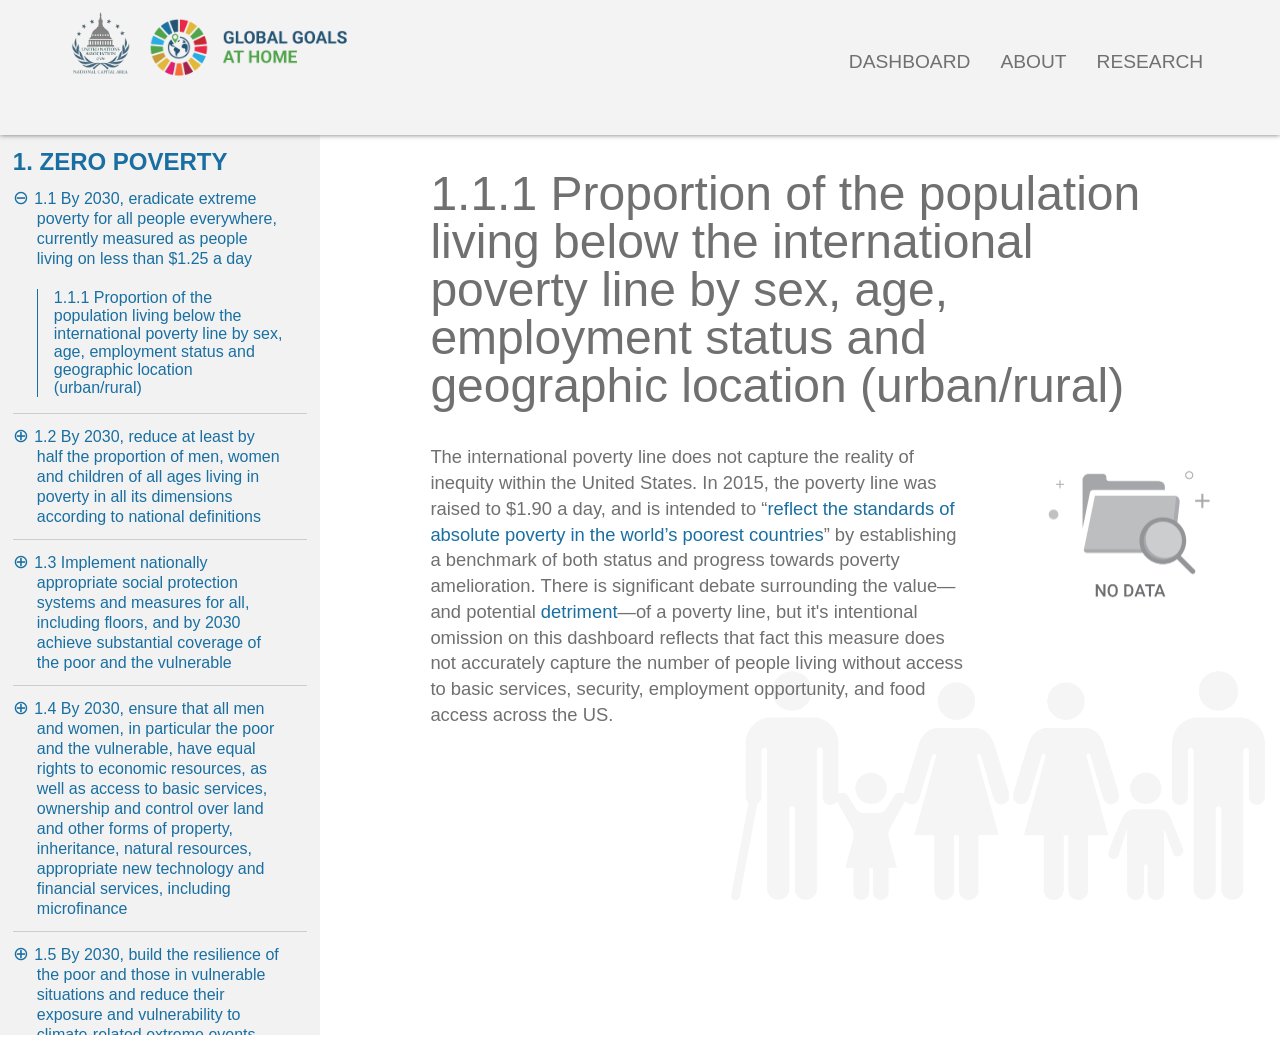
<file: goal1/1-1-1.html>
<!DOCTYPE html>
<html>
  <head>
    <meta charset="utf-8">
    <title>Goal 1 | SDG Dashboard</title>
    <link rel="stylesheet" href="../insidestyle.css">
  </head>
  <body>
    <div id="background">
      <div id="header">
        <div id="logos">
          <a href="http://www.unanca.org"><img src="../img/unanca-logo.jpg" alt="The United Nations Association Presents" id="unanca"></a>
          <a href="../index.html"><img src="../img/globaltolocallogo.png" alt="From Global to Local: Bringing the SDGs Home" id="globaltolocal"></a>
        </div>
        <div id="nav">
          <a href="../index.html">Dashboard</a>
          <a href="../about.html">About</a>
          <a href="../research.html">Research</a>
        </div>
      </div>
      <div id="goalcontent">
      <div id="goalmain">
        <h1><i>1.1.1 Proportion of the population living below the international poverty line by sex, age, employment status and geographic location (urban/rural)</i></h1>
      <div id="content">
      <img class="columnimg"src="../img/no-data.png" alt="no data">
      <p>The international poverty line does not capture the reality of inequity within the United States. In 2015, the poverty line was raised to $1.90 a day, and is intended to “<a href="https://blogs.worldbank.org/developmenttalk/international-poverty-line-has-just-been-raised-190-day-global-poverty-basically-unchanged-how-even">reflect the standards of absolute poverty in the world’s poorest countries</a>” by establishing a benchmark of both status and progress towards poverty amelioration.  There is significant debate surrounding the value—and potential <a href="https://www.americanprogress.org/issues/poverty/news/2020/03/05/481314/poverty-line-matters-isnt-capturing-everyone/">detriment</a>—of a poverty line, but it's intentional omission on this dashboard reflects that fact this measure does not accurately capture the number of people living without access to basic services, security, employment opportunity, and food access across the US. </p>
    </div>
    </div>
    <img src="../img/gray-goal-01.png" alt="" id="goalicon">

    <div id="goalnav">
    <a href="index.html" id="breadcrumb">1. Zero Poverty</a>
      <div>
      <div class="togglecontainer">
        <input id="1.1" class="toggle" type="checkbox" checked>
        <label for="1.1" class="target">1.1 By 2030, eradicate extreme poverty for all people everywhere, currently measured as people living on less than $1.25 a day</label>
        <div class="collapsible">
        <div class="indicatorlist">
          <a href="1-1-1.html"> 1.1.1 Proportion of the population living below the international poverty line by sex, age, employment status and geographic location (urban/rural)</a>
        </div>
      </div>
    </div>
    <div class="togglecontainer">
      <input id="1.2" class="toggle" type="checkbox">
      <label for="1.2" class="target">1.2 By 2030, reduce at least by half the proportion of men, women and children of all ages living in poverty in all its dimensions according to national definitions	</label>
      <div class="collapsible">
        <div class="indicatorlist">
          <a href="1-2-1.html"> 1.2.1 Percent of population living below the national poverty line, by sex and age</a>
          <a href="1-2-2.html">  1.2.2 Proportion of men, women and children of all ages living in poverty in all its dimensions according to national definitions</a>
        </div>
      </div>
    </div>
    <div class="togglecontainer">
      <input id="1.3" class="toggle" type="checkbox">
      <label for="1.3" class="target">1.3 Implement nationally appropriate social protection systems and measures for all, including floors, and by 2030 achieve substantial coverage of the poor and the vulnerable</label>
      <div class="collapsible">
        <div class="indicatorlist">
          <a href="1-3-1.html"> 1.3.1 Proportion of population covered by social protection floors/systems, by sex, distinguishing children, unemployed persons, older persons, persons with disabilities, pregnant women, newborns, work-injury victims and the poor and the vulnerable</a>
        </div>
      </div>
    </div>

    <div class="togglecontainer">
      <input id="1.4" class="toggle" type="checkbox">
      <label for="1.4" class="target">1.4 By 2030, ensure that all men and women, in particular the poor and the vulnerable, have equal rights to economic resources, as well as access to basic services, ownership and control over land and other forms of property, inheritance, natural resources, appropriate new technology and financial services, including microfinance</label>
      <div class="collapsible">
        <div class="indicatorlist">
          <a href="1-4-1.html">1.4.1 Proportion of population living in households with access to basic services</a>
          <a href="1-4-2.html">1.4.2 Proportion of total adult population with secure tenure rights to land, (a) with legally recognized documentation, and (b) who perceive their rights to land as secure, by sex and type of tenure</a>
        </div>
      </div>
    </div>

    <div class="togglecontainer">
      <input id="1.5" class="toggle" type="checkbox">
      <label for="1.5" class="target">1.5 By 2030, build the resilience of the poor and those in vulnerable situations and reduce their exposure and vulnerability to climate-related extreme events and other economic, social and environmental shocks and disasters</label>
      <div class="collapsible">
        <div class="indicatorlist">
          <a href="1-5-1.html">1.5.1 Number of deaths, missing persons and directly affected persons attributed to disasters per 100,000 population</a>
          <a href="1-5-2.html">1.5.2 Direct economic loss attributed to disasters in relation to global gross domestic product (GDP)</a>
          <a href="1-5-3.html">1.5.3 Number of countries that adopt and implement national disaster risk reduction strategies in line with the Sendai Framework for Disaster Risk Reduction 2015–2030</a>
          <a href="1-5-4.html">1.5.4 Proportion of local governments that adopt and implement local disaster risk reduction strategies in line with national disaster risk reduction strategies</a>
        </div>
      </div>
    </div>

    <div class="togglecontainer">
      <input id="1.a" class="toggle" type="checkbox">
      <label for="1.a" class="target">1.a Ensure significant mobilization of resources from a variety of sources, including through enhanced development cooperation, in order to provide adequate and predictable means for developing countries, in particular least developed countries, to implement programmes and policies to end poverty in all its dimensions</label>
      <div class="collapsible">
        <div class="indicatorlist">
          <a href="1-a-1.html">1.a.1 Total official development assistance grants from all donors that focus on poverty reduction as a share of the recipient country’s gross national income</a>
          <a href="1-a-2.html">1.a.2 Proportion of total government spending on essential services (education, health and social protection)</a>
        </div>
      </div>
    </div>

    <div class="togglecontainer" id="finaltoggle">
      <input id="1.b" class="toggle" type="checkbox">
      <label for="1.b" class="target">1.b Create sound policy frameworks at the national, regional and international levels, based on pro-poor and gender-sensitive development strategies, to support accelerated investment in poverty eradication actions</label>
      <div class="collapsible">
        <div class="indicatorlist">
          <a href="/1-b-1.html">1.b.1 Pro-poor public social spending</a>
        </div>
      </div>
      <br>
      <br>
    </div>
    </div>
  </div>
  </div>
    </div>
  </body>
</html>
</file>
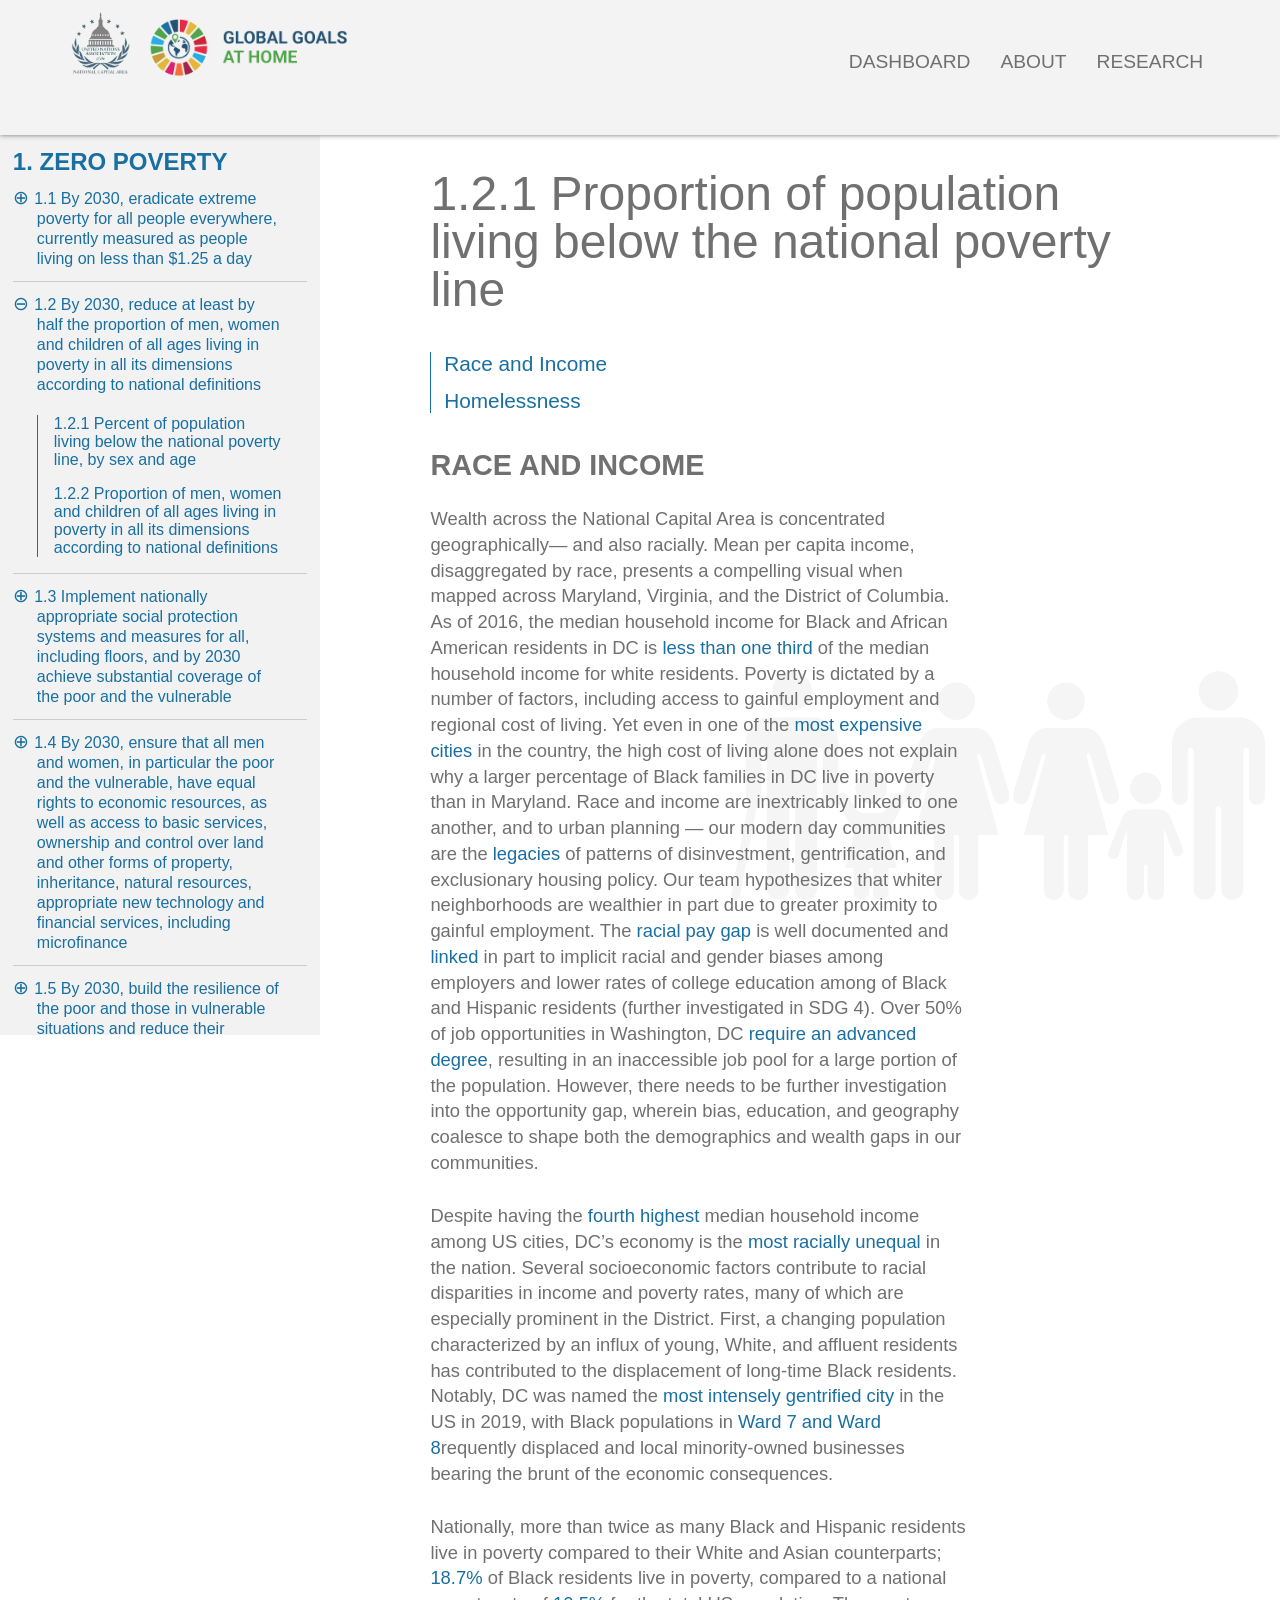
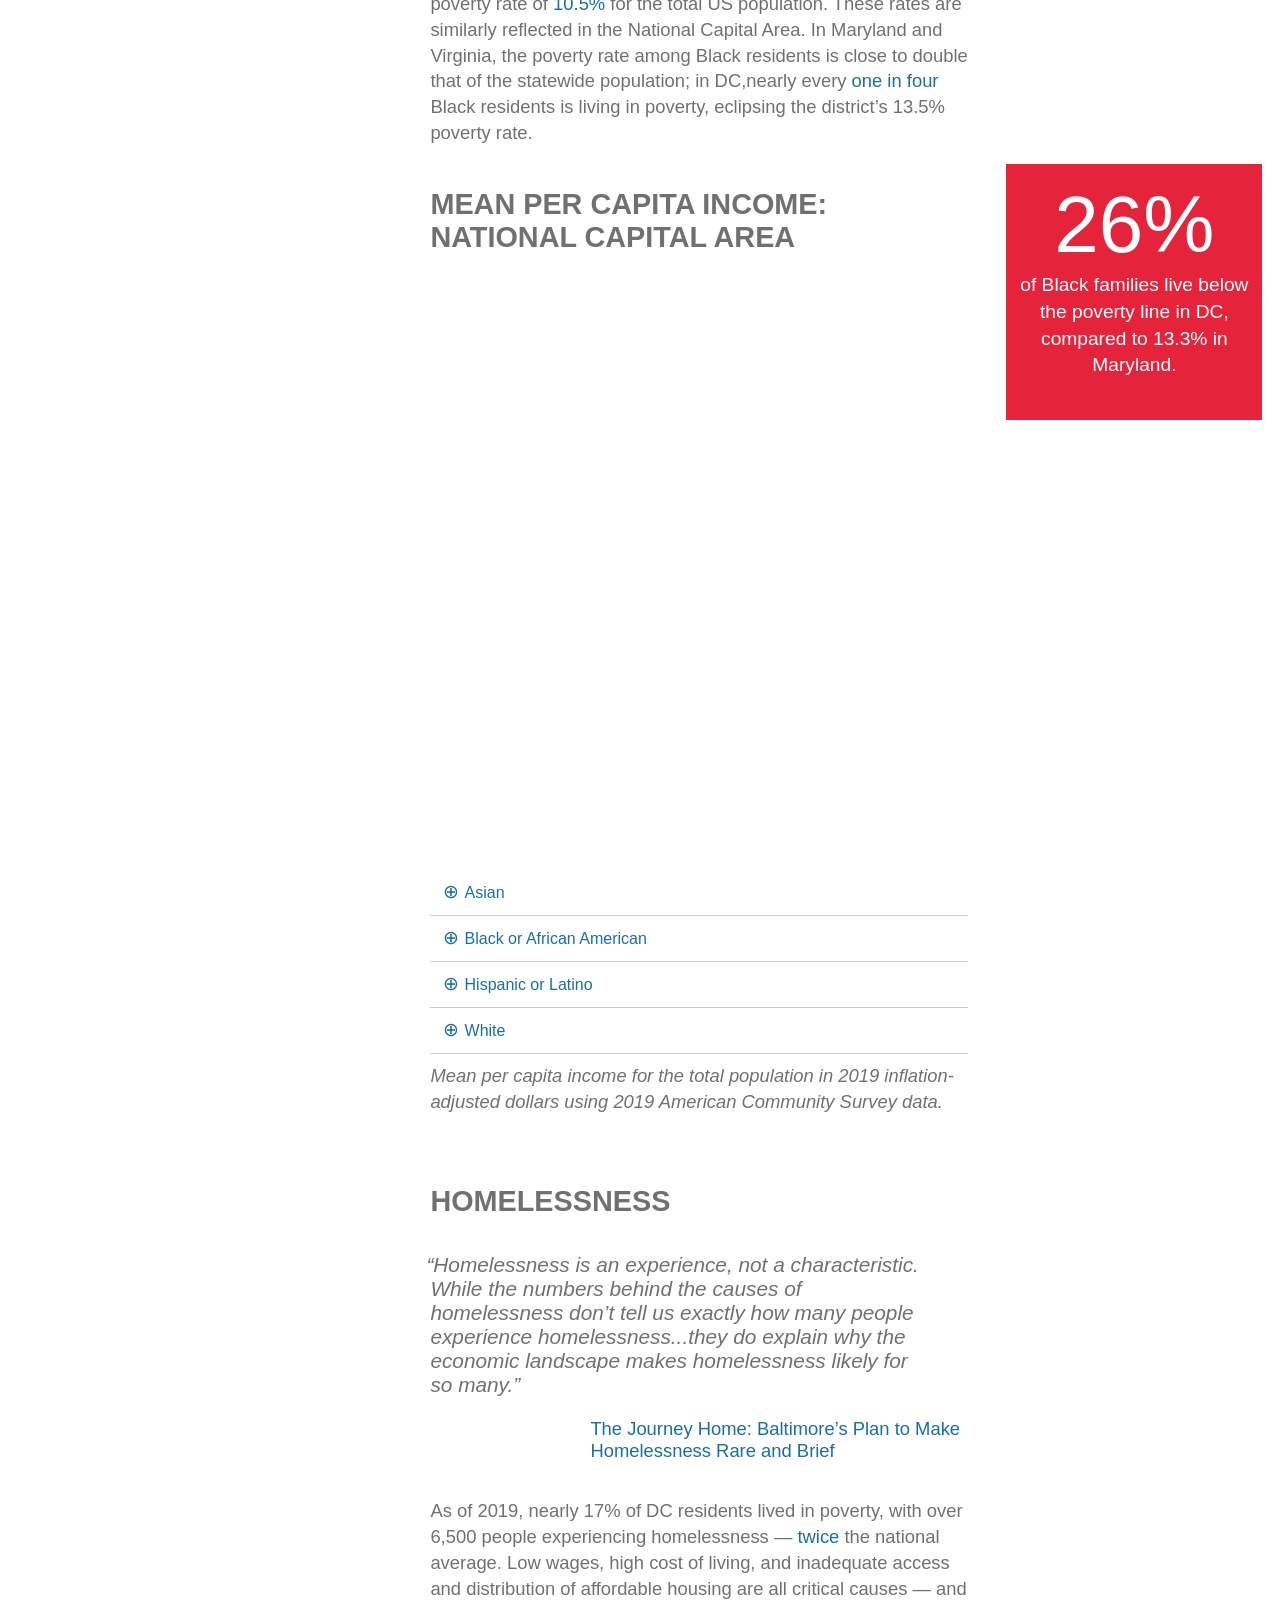
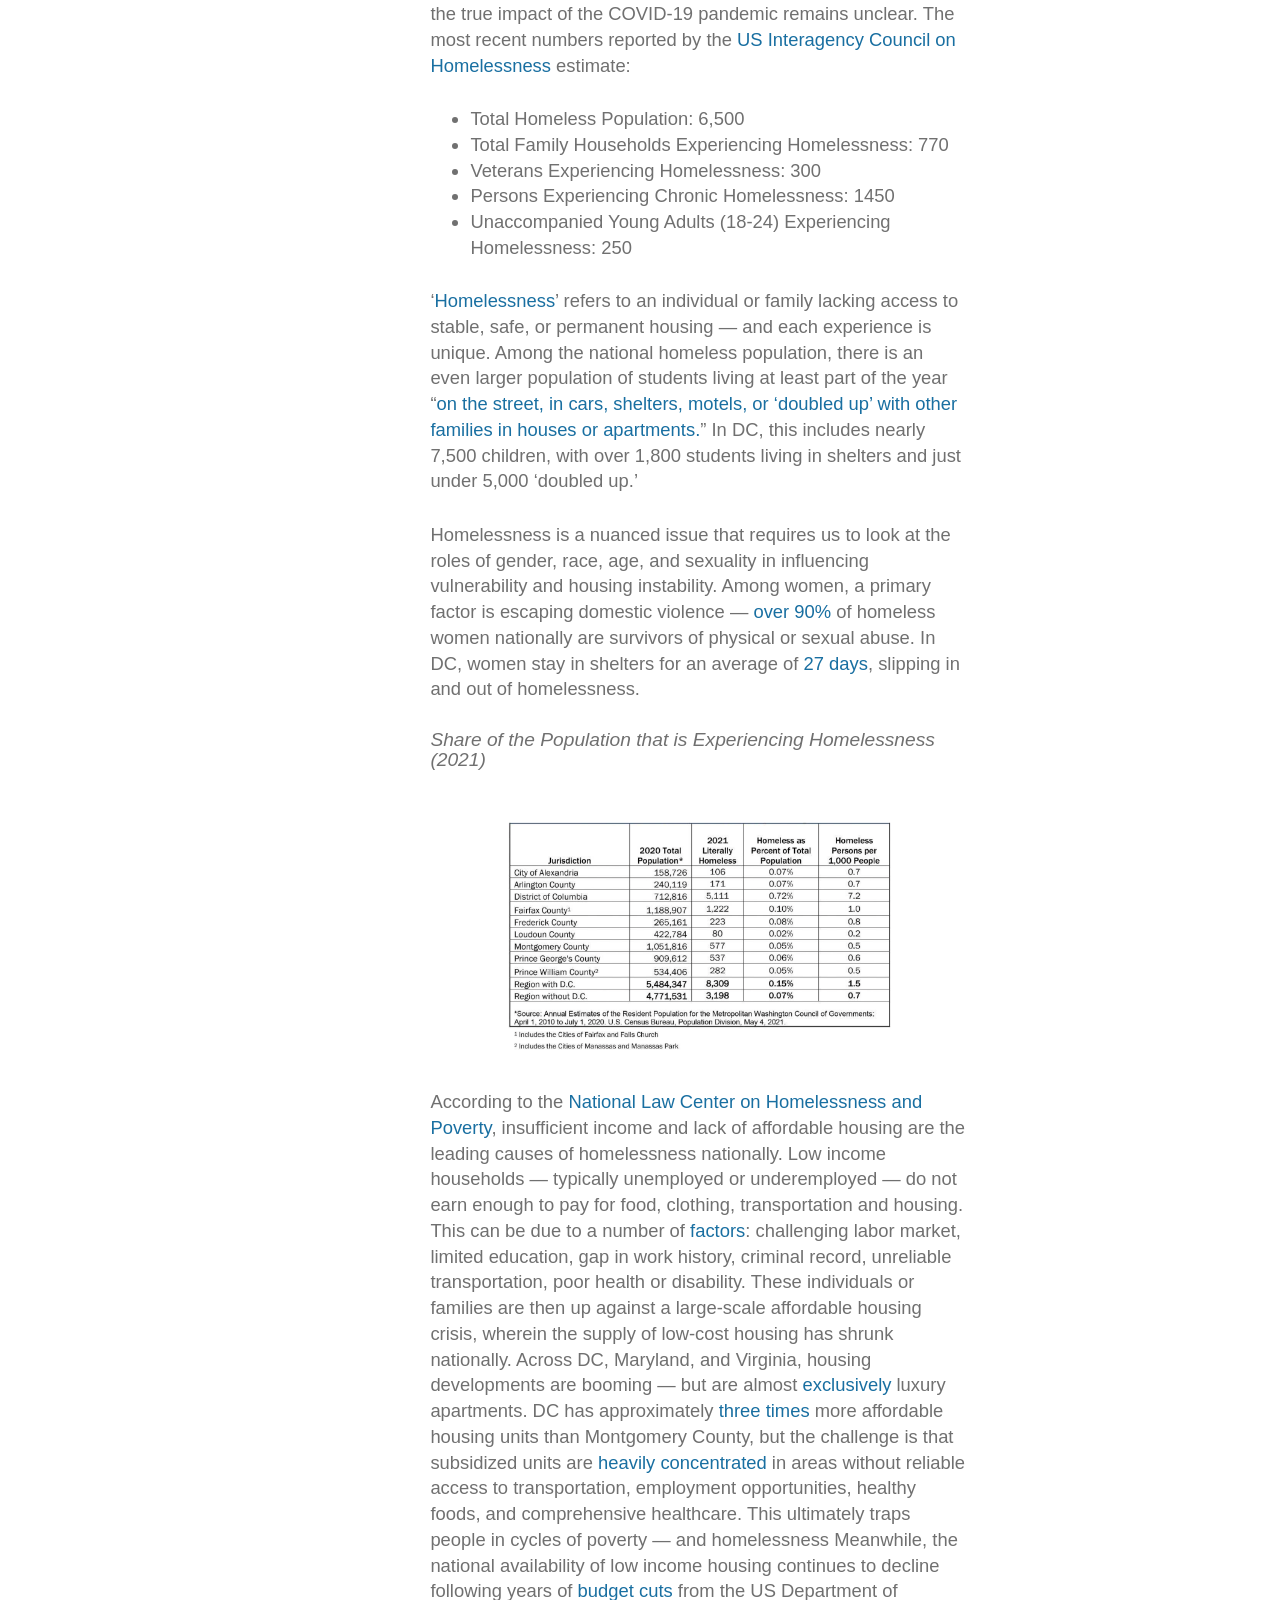
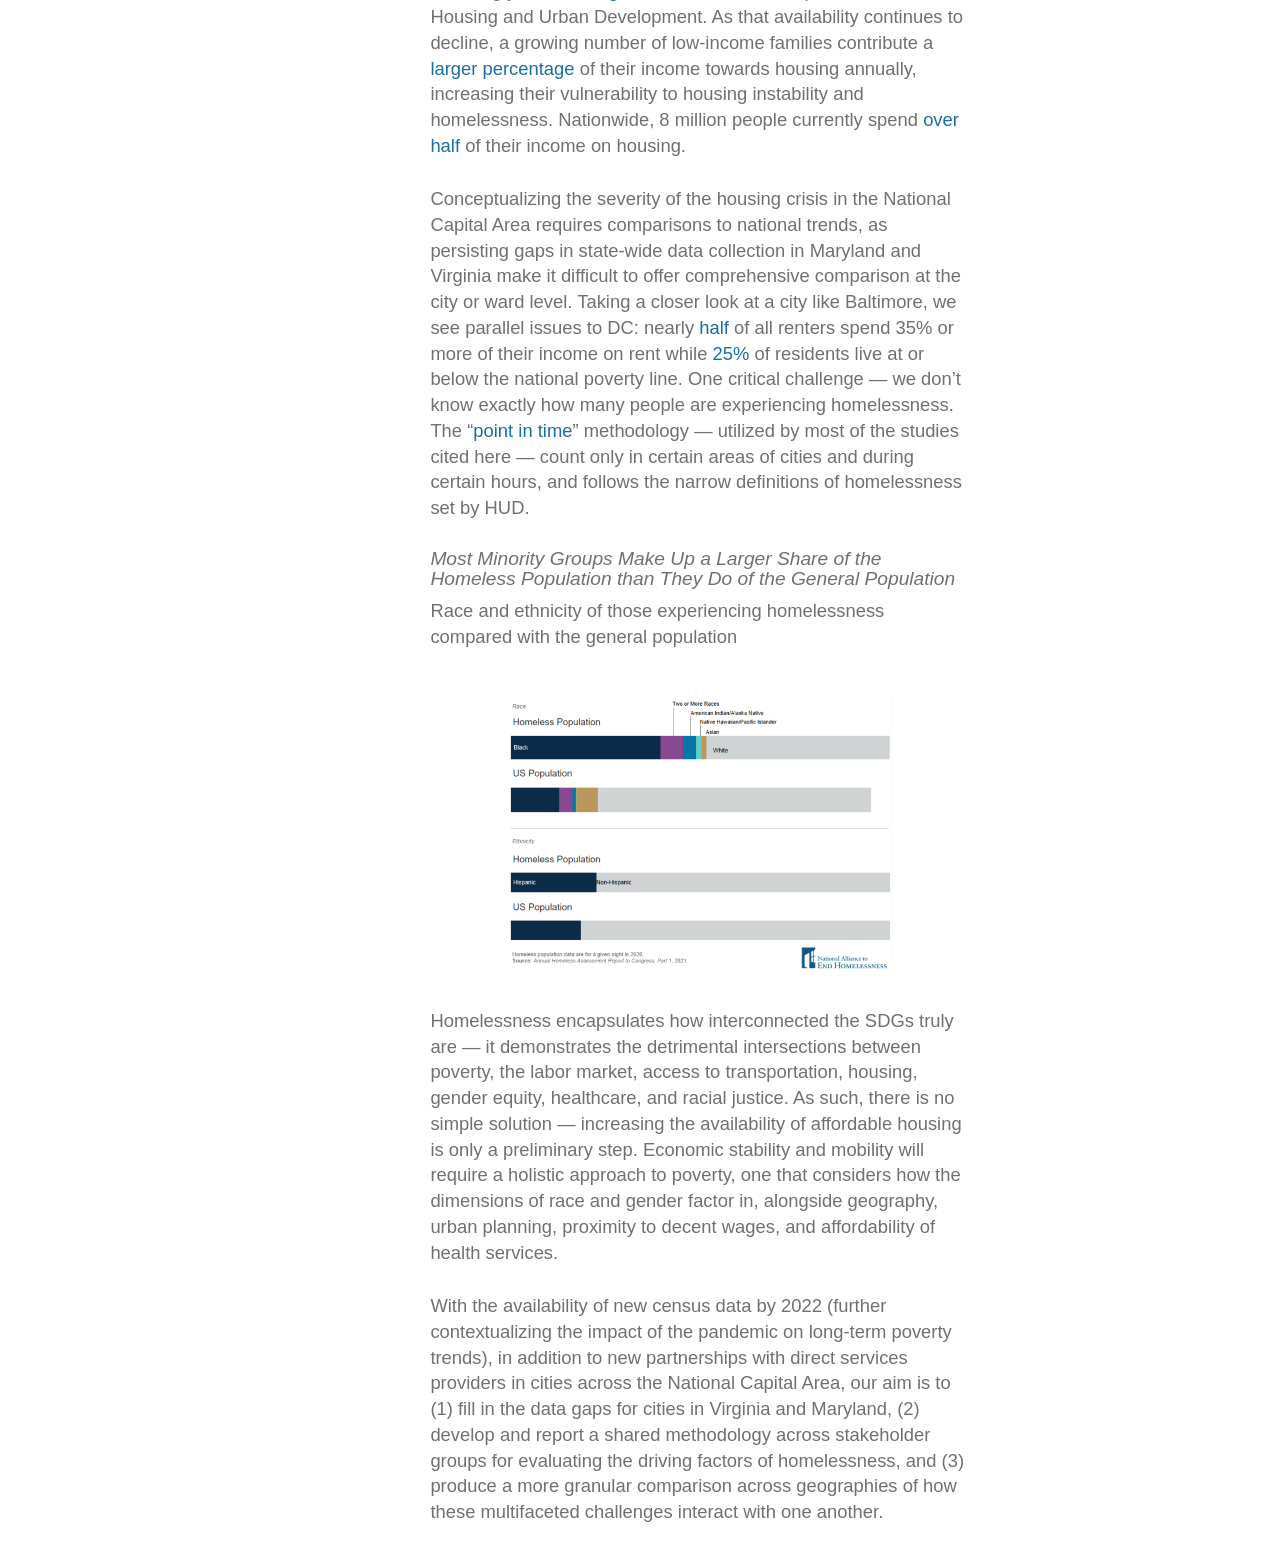
<file: goal1/1-2-1.html>
<!DOCTYPE html>
<html>
  <head>
    <meta charset="utf-8">
    <title>Goal 1 | SDG Dashboard</title>
    <link rel="stylesheet" href="../insidestyle.css">
  </head>
  <body>
    <div id="background">
      <div id="header">
        <div id="logos">
          <a href="http://www.unanca.org"><img src="../img/unanca-logo.jpg" alt="The United Nations Association Presents" id="unanca"></a>
          <a href="../index.html"><img src="../img/globaltolocallogo.png" alt="From Global to Local: Bringing the SDGs Home" id="globaltolocal"></a>
        </div>
        <div id="nav">
          <a href="../index.html">Dashboard</a>
          <a href="../about.html">About</a>
          <a href="../research.html">Research</a>
        </div>
      </div>
      <div id="goalcontent">
      <div id="goalmain">
        <h1><i>1.2.1 Proportion of population living below the national poverty line</i></h1>
      <div id="content">
        <div id="proxyindicators">
        <div>
        <a href="#1">Race and Income</a>
        <a href="#2">Homelessness</a>
      </div>
    </div>
      <h2 id="1">Race and Income</h2>
        <p>Wealth across the National Capital Area is concentrated geographically— and also racially. Mean per capita income, disaggregated by race, presents a compelling visual when mapped across Maryland, Virginia, and the District of Columbia. As of 2016, the median household income for Black and African American residents in DC is <a href="https://www.dcfpi.org/all/economic-inequality-in-dc-reflects-disparities-in-income-wages-wealth-and-economic-mobility-policy-solutions-should-too/">less than one third</a> of the median household income for white residents. Poverty is dictated by a number of factors, including access to gainful employment and regional cost of living. Yet even in one of the  <a href="https://www.cnbc.com/2019/07/10/americas-10-most-expensive-states-to-live-in-2019.html">most expensive cities</a> in the country, the high cost of living alone does not explain why a larger percentage of Black families in DC live in poverty than in Maryland. Race and income are inextricably linked to one another, and to urban planning — our modern day communities are the <a href="https://medium.com/una-nca-snapshots/building-inclusive-cities-sustainable-urban-development-7cdacb3eb736">legacies</a> of patterns of disinvestment, gentrification, and exclusionary housing policy. Our team hypothesizes that whiter neighborhoods are wealthier in part due to greater proximity to gainful employment. The <a href="https://www.shrm.org/resourcesandtools/hr-topics/compensation/pages/racial-wage-gaps-persistence-poses-challenge.aspx">racial pay gap</a> is well documented and <a href="https://www.pewresearch.org/fact-tank/2016/07/01/racial-gender-wage-gaps-persist-in-u-s-despite-some-progress/">linked</a> in part to implicit racial and gender biases among employers and lower rates of college education among of Black and Hispanic residents (further investigated in SDG 4). Over 50% of job opportunities in Washington, DC <a href="https://www.dcracialequity.org/dc-racial-equity-profile">require an advanced degree</a>, resulting in an inaccessible job pool for a large portion of the population. However, there needs to be further investigation into the opportunity gap, wherein bias, education, and geography coalesce to shape both the demographics and wealth gaps in our communities. </p>
        <p>Despite having the <a href="https://www.statista.com/statistics/205609/median-household-income-in-the-top-20-most-populated-cities-in-the-us/">fourth highest</a> median household income among US cities, DC’s economy is the <a href="https://www.wusa9.com/article/news/local/dc/study-dcs-economy-has-the-least-racial-equality-in-the-nation/65-702712c8-62e5-4440-acdb-39faf72ff36d">most racially unequal</a> in the nation. Several socioeconomic factors contribute to racial disparities in income and poverty rates, many of which are especially prominent in the District. First, a changing population characterized by an influx of young, White, and affluent residents has contributed to the displacement of long-time Black residents. Notably, DC was named the <a href="https://ncrc.org/gentrification/">most intensely gentrified city</a> in the US in 2019, with Black populations in <a href="https://wtop.com/dc/2019/04/its-primarily-racial-dc-has-the-most-intense-gentrification-in-the-country-study-found/">Ward 7 and Ward 8</a>requently displaced and local minority-owned businesses bearing the brunt of the economic consequences.</p>
        <p>Nationally, more than twice as many Black and Hispanic residents live in poverty compared to their White and Asian counterparts; <a href="https://www.epi.org/blog/racial-disparities-in-income-and-poverty-remain-largely-unchanged-amid-strong-income-growth-in-2019/">18.7%</a> of Black residents live in poverty, compared to a national poverty rate of <a href="https://www.census.gov/library/publications/2020/demo/p60-270.html">10.5%</a> for the total US population. These rates are similarly reflected in the National Capital Area. In Maryland and Virginia, the poverty rate among Black residents is close to double that of the statewide population; in DC,nearly every <a href="https://data.census.gov/cedsci/table?q=POVERTY%20STATUS%20IN%20THE%20PAST%2012%20MONTHS&t=Income%20and%20Poverty&g=0400000US11&tid=ACSST1Y2019.S1701">one in four</a> Black residents is living in poverty, eclipsing the district’s 13.5% poverty rate. </p>
        <h2>Mean Per Capita Income: National Capital Area</h2>
          <div class="fact goal1 columnimg">
          <p class="number"><span>26%</span><br> of Black families live below the poverty line in DC, compared to 13.3% in Maryland.</p>
        </div>
<iframe frameborder="0" scrolling="no" marginheight="0" marginwidth="0" title="Mean Per Capita Income All" src="//americanu.maps.arcgis.com/apps/Embed/index.html?webmap=298e3f4daa69419da7f76225c989c515&extent=-85.6141,34.5256,-72.9249,41.1795&zoom=true&previewImage=false&scale=true&legend=true&disable_scroll=true&theme=light"></iframe>

        <div class="togglecontainer">
          <input id="1-2-1-1-a" class="toggle" type="checkbox">
          <label for="1-2-1-1-a" class="target">Asian</label>
          <div class="collapsible">
              <img class="graph" src="img/1-2-1-1-a.png" alt="map of mean per capita income in the last 12 months - Asian">
          </div>
        </div>
        <div class="togglecontainer">
          <input id="1-2-1-1-b" class="toggle" type="checkbox">
          <label for="1-2-1-1-b" class="target">Black or African American</label>
          <div class="collapsible">
              <img class="graph" src="img/1-2-1-1-b.png" alt="map of mean per capita income in the last 12 months - Black or African American">
            </div>
          </div>
        <div class="togglecontainer">
          <input id="1-2-1-1-c" class="toggle" type="checkbox">
          <label for="1-2-1-1-c" class="target">Hispanic or Latino</label>
          <div class="collapsible">
              <img class="graph" src="img/1-2-1-1-c.png" alt="map of mean per capita income in the last 12 months - Hispanic or Latino">
            </div>
          </div>
          <div class="togglecontainer finaltoggle">
            <input id="1-2-1-1-d" class="toggle" type="checkbox">
            <label for="1-2-1-1-d" class="target">White</label>
            <div class="collapsible">
              <img  class="graph" src="img/1-2-1-1-d.png" alt="map of mean per capita income in the last 12 months - White">
            </div>
          </div>
          <p><em>Mean per capita income for the total population in 2019 inflation-adjusted dollars using 2019 American Community Survey data.</em></p>
<p> </p>
        <h2 id="2">Homelessness</h2>
        <blockquote>“Homelessness is an experience, not a characteristic. While the numbers behind the causes of homelessness don’t tell us exactly how many people experience homelessness...they do explain why the economic landscape makes homelessness likely for so many.”
    </blockquote><a class="attribution" href="https://www.hchmd.org/homelessness-baltimore">The Journey Home: Baltimore’s Plan to Make Homelessness Rare and Brief</a></p>

<p>As of 2019, nearly 17% of DC residents lived in poverty, with over 6,500 people experiencing homelessness — <a href="https://www.missiondc.org/learn/about-homelessness/">twice</a> the national average. Low wages, high cost of living, and inadequate access and distribution of affordable housing are all critical causes — and the true impact of the COVID-19 pandemic remains unclear. The most recent numbers reported by the <a href="https://www.usich.gov/homelessness-statistics/dc/">US Interagency Council on Homelessness</a> estimate:</p>
<ul>
  <li>Total Homeless Population: 6,500</li>
  <li>Total Family Households Experiencing Homelessness: 770</li>
  <li>Veterans Experiencing Homelessness: 300</li>
  <li>Persons Experiencing Chronic Homelessness: 1450</li>
  <li>Unaccompanied Young Adults (18-24) Experiencing Homelessness: 250</li>
</ul>
  <p>‘<a href="https://www.ncbi.nlm.nih.gov/books/NBK218239/">Homelessness</a>’ refers to an individual or family lacking access to stable, safe, or permanent housing — and each experience is unique. Among the national homeless population, there is an even larger population of students living at least part of the year “<a href="https://edsource.org/2021/california-schools-report-fewer-homeless-students-alarming-advocates/647675">on the street, in cars, shelters, motels, or ‘doubled up’ with other families in houses or apartments.</a>” In DC, this includes nearly 7,500 children, with over 1,800 students living in shelters and just under 5,000 ‘doubled up.’ </p>
  <p>Homelessness is a nuanced issue that requires us to look at the roles of gender, race, age, and sexuality in influencing vulnerability and housing instability. Among women, a primary factor is escaping domestic violence — <a href="https://www.thrivedc.org/8840-2/">over 90%</a> of homeless women nationally are survivors of physical or sexual abuse. In DC, women stay in shelters for an average of <a href="https://nlchp.org">27 days</a>, slipping in and out of homelessness.</p>
  <h3>Share of the Population that is Experiencing Homelessness (2021)</h3>
  <img class="body graph" src="img/1-2-1-figure-1.png" alt="table of homelessness data for local counties">
  <p>According to the <a href="https://nlchp.org/wp-content/uploads/2018/10/Homeless_Stats_Fact_Sheet.pdf">National Law Center on Homelessness and Poverty</a>, insufficient income and lack of affordable housing are the leading causes of homelessness nationally. Low income households — typically unemployed or underemployed — do not earn enough to pay for food, clothing, transportation and housing. This can be due to a number of <a href="https://endhomelessness.org/homelessness-in-america/what-causes-homelessness/incomeinequality/">factors</a>: challenging labor market, limited education, gap in work history, criminal record, unreliable transportation, poor health or disability. These individuals or families are then up against a large-scale affordable housing crisis, wherein the supply of low-cost housing has shrunk nationally. Across DC, Maryland, and Virginia, housing developments are booming — but are almost <a href="https://wamu.org/story/18/10/24/isnt-affordable-housing-d-c-area/">exclusively</a> luxury apartments. DC has approximately <a href="https://wamu.org/story/18/10/24/isnt-affordable-housing-d-c-area/">three times</a> more affordable housing units than Montgomery County, but the challenge is that subsidized units are <a href="https://www.streetsensemedia.org/article/cog-dc-rent-moratorium-housing/#.YQCz1y1h2BI">heavily concentrated</a> in areas without reliable access to transportation, employment opportunities, healthy foods, and comprehensive healthcare. This ultimately traps people in cycles of poverty — and homelessness Meanwhile, the national availability of low income housing continues to decline following years of <a href="https://nlihc.org/resource/analysis-president-trumps-fy-2021-budget-request">budget cuts</a> from the US Department of Housing and Urban Development. As that availability continues to decline, a growing number of low-income families contribute a <a href="https://endhomelessness.org/homelessness-in-america/what-causes-homelessness/housing/">larger percentage</a> of their income towards housing annually, increasing their vulnerability to housing instability and homelessness. Nationwide, 8 million people currently spend <a href="https://endhomelessness.org/homelessness-in-america/what-causes-homelessness/housing/">over half</a> of their income on housing. </p>
  <p>Conceptualizing the severity of the housing crisis in the National Capital Area requires comparisons to national trends, as persisting gaps in state-wide data collection in Maryland and Virginia make it difficult to offer comprehensive comparison at the city or ward level. Taking a closer look at a city like Baltimore, we see parallel issues to DC: nearly <a href="https://www.hchmd.org/homelessness-baltimore">half</a> of all renters spend 35% or more of their income on rent while <a href="https://www.hchmd.org/homelessness-baltimore">25%</a> of residents live at or below the national poverty line. One critical challenge — we don’t know exactly how many people are experiencing homelessness. The “<a href="https://www.hchmd.org/homelessness-baltimore">point in time</a>” methodology — utilized by most of the studies cited here — count only in certain areas of cities and during certain hours, and follows the narrow definitions of homelessness set by HUD. </p>
  <h3>Most Minority Groups Make Up a Larger Share of the Homeless Population than They Do of the General Population</h3>
  <p>Race and ethnicity of those experiencing homelessness compared with the general population</p>
  <img class="body graph" src="img/1-2-1-figure-2.png" alt="Black, mixed race, Native American, Hispanic and Pacific Islander populations make up more of the homeless population than they do of the general population">
  <p>Homelessness encapsulates how interconnected the SDGs truly are — it demonstrates the detrimental intersections between poverty, the labor market, access to transportation, housing, gender equity, healthcare, and racial justice. As such, there is no simple solution — increasing the availability of affordable housing is only a preliminary step. Economic stability and mobility will require a holistic approach to poverty, one that considers how the dimensions of race and gender factor in, alongside geography, urban planning, proximity to decent wages, and affordability of health services. </p>
  <p>With the availability of new census data by 2022 (further contextualizing the impact of the pandemic on long-term poverty trends), in addition to new partnerships with direct services providers in cities across the National Capital Area, our aim is to (1) fill in the data gaps for cities in Virginia and Maryland, (2) develop and report a shared methodology across stakeholder groups for evaluating the driving factors of homelessness,  and (3) produce a more granular comparison across geographies of how these multifaceted challenges interact with one another. </p>
      </div>
    </div>
    <img src="../img/gray-goal-01.png" alt="" id="goalicon">

    <div id="goalnav">
    <a href="index.html" id="breadcrumb">1. Zero Poverty</a>
      <div>
      <div class="togglecontainer">
        <input id="1.1" class="toggle" type="checkbox" >
        <label for="1.1" class="target">1.1 By 2030, eradicate extreme poverty for all people everywhere, currently measured as people living on less than $1.25 a day</label>
        <div class="collapsible">
        <div class="indicatorlist">
          <a href="1-1-1.html"> 1.1.1 Proportion of the population living below the international poverty line by sex, age, employment status and geographic location (urban/rural)</a>
        </div>
      </div>
    </div>
    <div class="togglecontainer">
      <input id="1.2" class="toggle" type="checkbox" checked>
      <label for="1.2" class="target">1.2 By 2030, reduce at least by half the proportion of men, women and children of all ages living in poverty in all its dimensions according to national definitions	</label>
      <div class="collapsible">
        <div class="indicatorlist">
          <a href="1-2-1.html"> 1.2.1 Percent of population living below the national poverty line, by sex and age</a>
          <a href="1-2-2.html">  1.2.2 Proportion of men, women and children of all ages living in poverty in all its dimensions according to national definitions</a>
        </div>
      </div>
    </div>
    <div class="togglecontainer">
      <input id="1.3" class="toggle" type="checkbox">
      <label for="1.3" class="target">1.3 Implement nationally appropriate social protection systems and measures for all, including floors, and by 2030 achieve substantial coverage of the poor and the vulnerable</label>
      <div class="collapsible">
        <div class="indicatorlist">
          <a href="1-3-1.html"> 1.3.1 Proportion of population covered by social protection floors/systems, by sex, distinguishing children, unemployed persons, older persons, persons with disabilities, pregnant women, newborns, work-injury victims and the poor and the vulnerable</a>
        </div>
      </div>
    </div>

    <div class="togglecontainer">
      <input id="1.4" class="toggle" type="checkbox">
      <label for="1.4" class="target">1.4 By 2030, ensure that all men and women, in particular the poor and the vulnerable, have equal rights to economic resources, as well as access to basic services, ownership and control over land and other forms of property, inheritance, natural resources, appropriate new technology and financial services, including microfinance</label>
      <div class="collapsible">
        <div class="indicatorlist">
          <a href="1-4-1.html">1.4.1 Proportion of population living in households with access to basic services</a>
          <a href="1-4-2.html">1.4.2 Proportion of total adult population with secure tenure rights to land, (a) with legally recognized documentation, and (b) who perceive their rights to land as secure, by sex and type of tenure</a>
        </div>
      </div>
    </div>

    <div class="togglecontainer">
      <input id="1.5" class="toggle" type="checkbox">
      <label for="1.5" class="target">1.5 By 2030, build the resilience of the poor and those in vulnerable situations and reduce their exposure and vulnerability to climate-related extreme events and other economic, social and environmental shocks and disasters</label>
      <div class="collapsible">
        <div class="indicatorlist">
          <a href="1-5-1.html">1.5.1 Number of deaths, missing persons and directly affected persons attributed to disasters per 100,000 population</a>
          <a href="1-5-2.html">1.5.2 Direct economic loss attributed to disasters in relation to global gross domestic product (GDP)</a>
          <a href="1-5-3.html">1.5.3 Number of countries that adopt and implement national disaster risk reduction strategies in line with the Sendai Framework for Disaster Risk Reduction 2015–2030</a>
          <a href="1-5-4.html">1.5.4 Proportion of local governments that adopt and implement local disaster risk reduction strategies in line with national disaster risk reduction strategies</a>
        </div>
      </div>
    </div>

    <div class="togglecontainer">
      <input id="1.a" class="toggle" type="checkbox">
      <label for="1.a" class="target">1.a Ensure significant mobilization of resources from a variety of sources, including through enhanced development cooperation, in order to provide adequate and predictable means for developing countries, in particular least developed countries, to implement programmes and policies to end poverty in all its dimensions</label>
      <div class="collapsible">
        <div class="indicatorlist">
          <a href="1-a-1.html">1.a.1 Total official development assistance grants from all donors that focus on poverty reduction as a share of the recipient country’s gross national income</a>
          <a href="1-a-2.html">1.a.2 Proportion of total government spending on essential services (education, health and social protection)</a>
        </div>
      </div>
    </div>

    <div class="togglecontainer" id="finaltoggle">
      <input id="1.b" class="toggle" type="checkbox">
      <label for="1.b" class="target">1.b Create sound policy frameworks at the national, regional and international levels, based on pro-poor and gender-sensitive development strategies, to support accelerated investment in poverty eradication actions</label>
      <div class="collapsible">
        <div class="indicatorlist">
          <a href="/1-b-1.html">1.b.1 Pro-poor public social spending</a>
        </div>
      </div>
      <br>
      <br>
    </div>
    </div>
  </div>
  </div>
    </div>
    </div>
  </body>
</html>
</file>
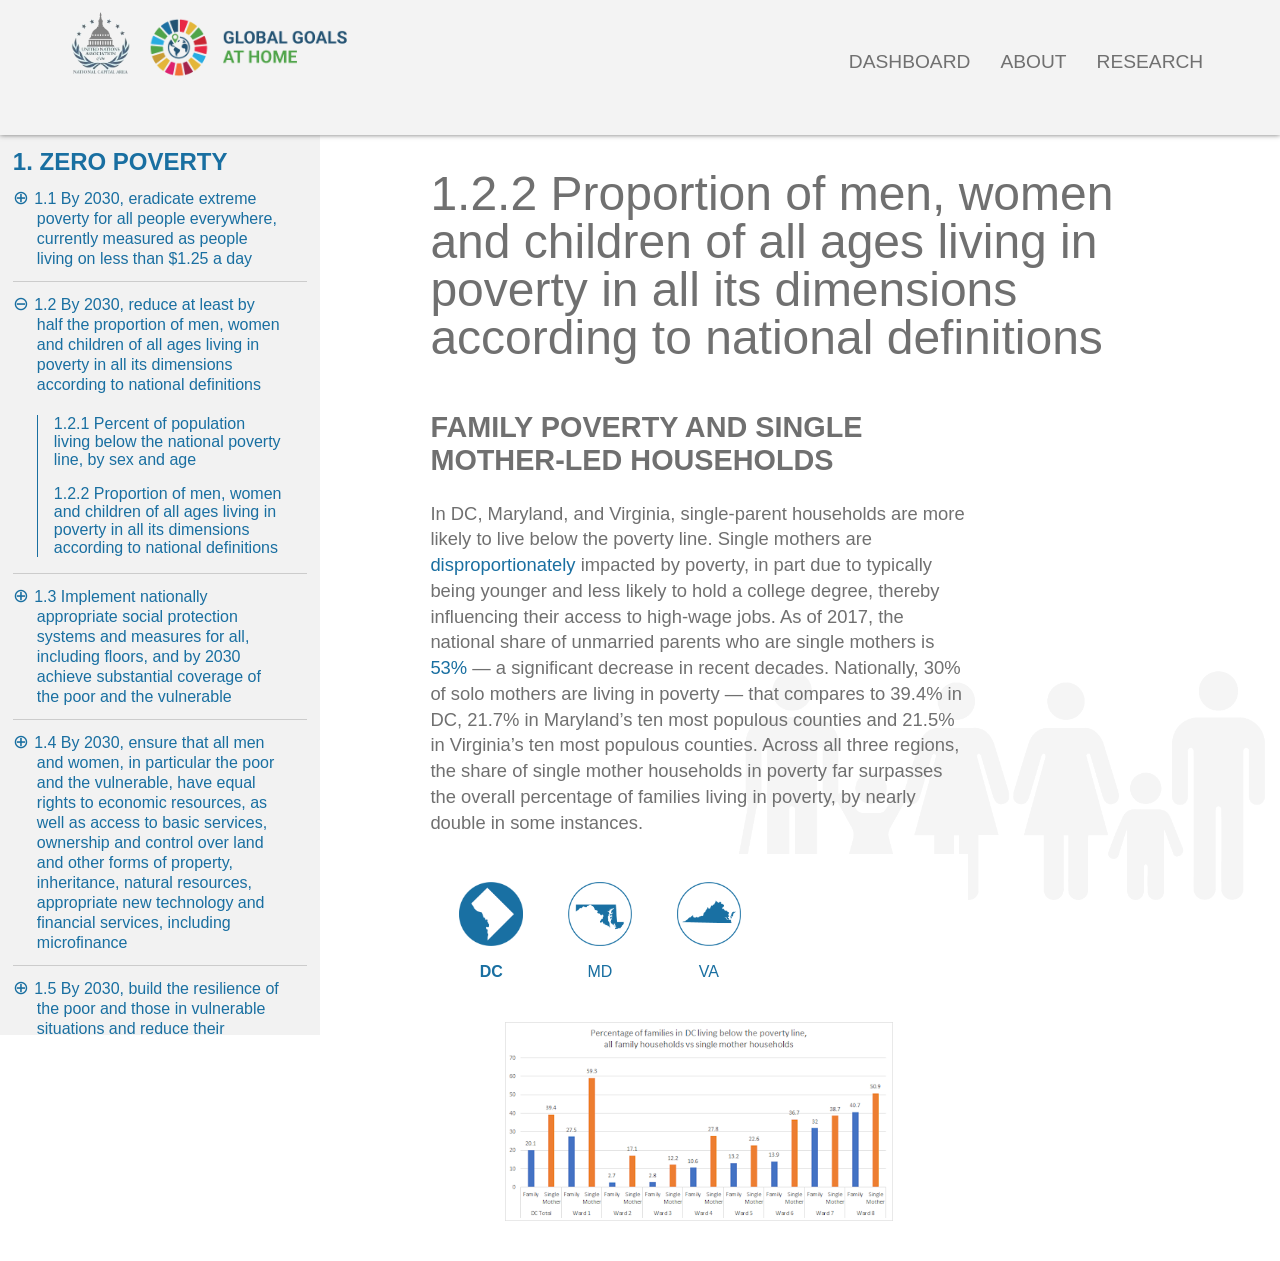
<file: goal1/1-2-2.html>
<!DOCTYPE html>
<html>
  <head>
    <meta charset="utf-8">
    <title>Goal 1 | SDG Dashboard</title>
    <link rel="stylesheet" href="../insidestyle.css">
  </head>
  <body>
    <div id="background">
      <div id="header">
        <div id="logos">
          <a href="http://www.unanca.org"><img src="../img/unanca-logo.jpg" alt="The United Nations Association Presents" id="unanca"></a>
          <a href="../index.html"><img src="../img/globaltolocallogo.png" alt="From Global to Local: Bringing the SDGs Home" id="globaltolocal"></a>
        </div>
        <div id="nav">
          <a href="../index.html">Dashboard</a>
          <a href="../about.html">About</a>
          <a href="../research.html">Research</a>
        </div>
      </div>
      <div id="goalcontent">
      <div id="goalmain">
        <h1><i>1.2.2 Proportion of men, women and children of all ages living in poverty in all its dimensions according to national definitions</i></h1>
      <div id="content">

      <h2 id="1">Family Poverty and Single Mother-Led Households</h2>
        <p>In DC, Maryland, and Virginia, single-parent households are more likely to live below the poverty line. Single mothers are <a href="https://www.pewresearch.org/social-trends/2018/04/25/the-changing-profile-of-unmarried-parents/">disproportionately</a> impacted by poverty, in part due to typically being younger and less likely to hold a college degree, thereby influencing their access to high-wage jobs. As of 2017, the national share of unmarried parents who are single mothers is <a href="https://www.pewresearch.org/social-trends/2018/04/25/the-changing-profile-of-unmarried-parents/">53%</a> — a significant decrease in recent decades. Nationally, 30% of solo mothers are living in poverty — that compares to 39.4% in DC, 21.7% in Maryland’s ten most populous counties and 21.5% in Virginia’s ten most populous counties. Across all three regions, the share of single mother households in poverty far surpasses the overall percentage of families living in poverty, by nearly double in some instances. </p>

        <div class="statecontainer">
          <input id="1-2-2-1-DC" class="statetoggle" name="1-2-2-1" type="radio" checked>
          <label for="1-2-2-1-DC" class="state dc">DC</label>
          <div class="statecollapsible">
              <img class="graph" src="img/1-2-2-1-a.png" alt="percentage of DC families living below the poverty line in all family households vs single mother households, by ward">
            </div>

            <input id="1-2-2-1-MD" class="statetoggle" name="1-2-2-1" type="radio">
            <label for="1-2-2-1-MD" class="state md">MD</label>
            <div class="statecollapsible">
                <img class="graph" src="img/1-2-2-1-b.png" alt="percentage of MD families living below the poverty line in all family households vs single mother households, by county">
              </div>
              <input id="1-2-2-1-VA" class="statetoggle" name="1-2-2-1" type="radio">
              <label for="1-2-2-1-VA" class="state va">VA</label>
              <div class="statecollapsible">
                  <img class="graph" src="img/1-2-2-1-c.png" alt="percentage of VA families living below the poverty line in all family households vs single mother households, by county">
                </div>
              </div>
      </div>
    </div>
    <img src="../img/gray-goal-01.png" alt="" id="goalicon">

    <div id="goalnav">
    <a href="index.html" id="breadcrumb">1. Zero Poverty</a>
      <div>
      <div class="togglecontainer">
        <input id="1.1" class="toggle" type="checkbox" >
        <label for="1.1" class="target">1.1 By 2030, eradicate extreme poverty for all people everywhere, currently measured as people living on less than $1.25 a day</label>
        <div class="collapsible">
        <div class="indicatorlist">
          <a href="1-1-1.html"> 1.1.1 Proportion of the population living below the international poverty line by sex, age, employment status and geographic location (urban/rural)</a>
        </div>
      </div>
    </div>
    <div class="togglecontainer">
      <input id="1.2" class="toggle" type="checkbox" checked>
      <label for="1.2" class="target">1.2 By 2030, reduce at least by half the proportion of men, women and children of all ages living in poverty in all its dimensions according to national definitions	</label>
      <div class="collapsible">
        <div class="indicatorlist">
          <a href="1-2-1.html"> 1.2.1 Percent of population living below the national poverty line, by sex and age</a>
          <a href="1-2-2.html">  1.2.2 Proportion of men, women and children of all ages living in poverty in all its dimensions according to national definitions</a>
        </div>
      </div>
    </div>
    <div class="togglecontainer">
      <input id="1.3" class="toggle" type="checkbox">
      <label for="1.3" class="target">1.3 Implement nationally appropriate social protection systems and measures for all, including floors, and by 2030 achieve substantial coverage of the poor and the vulnerable</label>
      <div class="collapsible">
        <div class="indicatorlist">
          <a href="1-3-1.html"> 1.3.1 Proportion of population covered by social protection floors/systems, by sex, distinguishing children, unemployed persons, older persons, persons with disabilities, pregnant women, newborns, work-injury victims and the poor and the vulnerable</a>
        </div>
      </div>
    </div>

    <div class="togglecontainer">
      <input id="1.4" class="toggle" type="checkbox">
      <label for="1.4" class="target">1.4 By 2030, ensure that all men and women, in particular the poor and the vulnerable, have equal rights to economic resources, as well as access to basic services, ownership and control over land and other forms of property, inheritance, natural resources, appropriate new technology and financial services, including microfinance</label>
      <div class="collapsible">
        <div class="indicatorlist">
          <a href="1-4-1.html">1.4.1 Proportion of population living in households with access to basic services</a>
          <a href="1-4-2.html">1.4.2 Proportion of total adult population with secure tenure rights to land, (a) with legally recognized documentation, and (b) who perceive their rights to land as secure, by sex and type of tenure</a>
        </div>
      </div>
    </div>

    <div class="togglecontainer">
      <input id="1.5" class="toggle" type="checkbox">
      <label for="1.5" class="target">1.5 By 2030, build the resilience of the poor and those in vulnerable situations and reduce their exposure and vulnerability to climate-related extreme events and other economic, social and environmental shocks and disasters</label>
      <div class="collapsible">
        <div class="indicatorlist">
          <a href="1-5-1.html">1.5.1 Number of deaths, missing persons and directly affected persons attributed to disasters per 100,000 population</a>
          <a href="1-5-2.html">1.5.2 Direct economic loss attributed to disasters in relation to global gross domestic product (GDP)</a>
          <a href="1-5-3.html">1.5.3 Number of countries that adopt and implement national disaster risk reduction strategies in line with the Sendai Framework for Disaster Risk Reduction 2015–2030</a>
          <a href="1-5-4.html">1.5.4 Proportion of local governments that adopt and implement local disaster risk reduction strategies in line with national disaster risk reduction strategies</a>
        </div>
      </div>
    </div>

    <div class="togglecontainer">
      <input id="1.a" class="toggle" type="checkbox">
      <label for="1.a" class="target">1.a Ensure significant mobilization of resources from a variety of sources, including through enhanced development cooperation, in order to provide adequate and predictable means for developing countries, in particular least developed countries, to implement programmes and policies to end poverty in all its dimensions</label>
      <div class="collapsible">
        <div class="indicatorlist">
          <a href="1-a-1.html">1.a.1 Total official development assistance grants from all donors that focus on poverty reduction as a share of the recipient country’s gross national income</a>
          <a href="1-a-2.html">1.a.2 Proportion of total government spending on essential services (education, health and social protection)</a>
        </div>
      </div>
    </div>

    <div class="togglecontainer" id="finaltoggle">
      <input id="1.b" class="toggle" type="checkbox">
      <label for="1.b" class="target">1.b Create sound policy frameworks at the national, regional and international levels, based on pro-poor and gender-sensitive development strategies, to support accelerated investment in poverty eradication actions</label>
      <div class="collapsible">
        <div class="indicatorlist">
          <a href="/1-b-1.html">1.b.1 Pro-poor public social spending</a>
        </div>
      </div>
      <br>
      <br>
    </div>
    </div>
  </div>
  </div>
    </div>
    </div>
  </body>
</html>
</file>
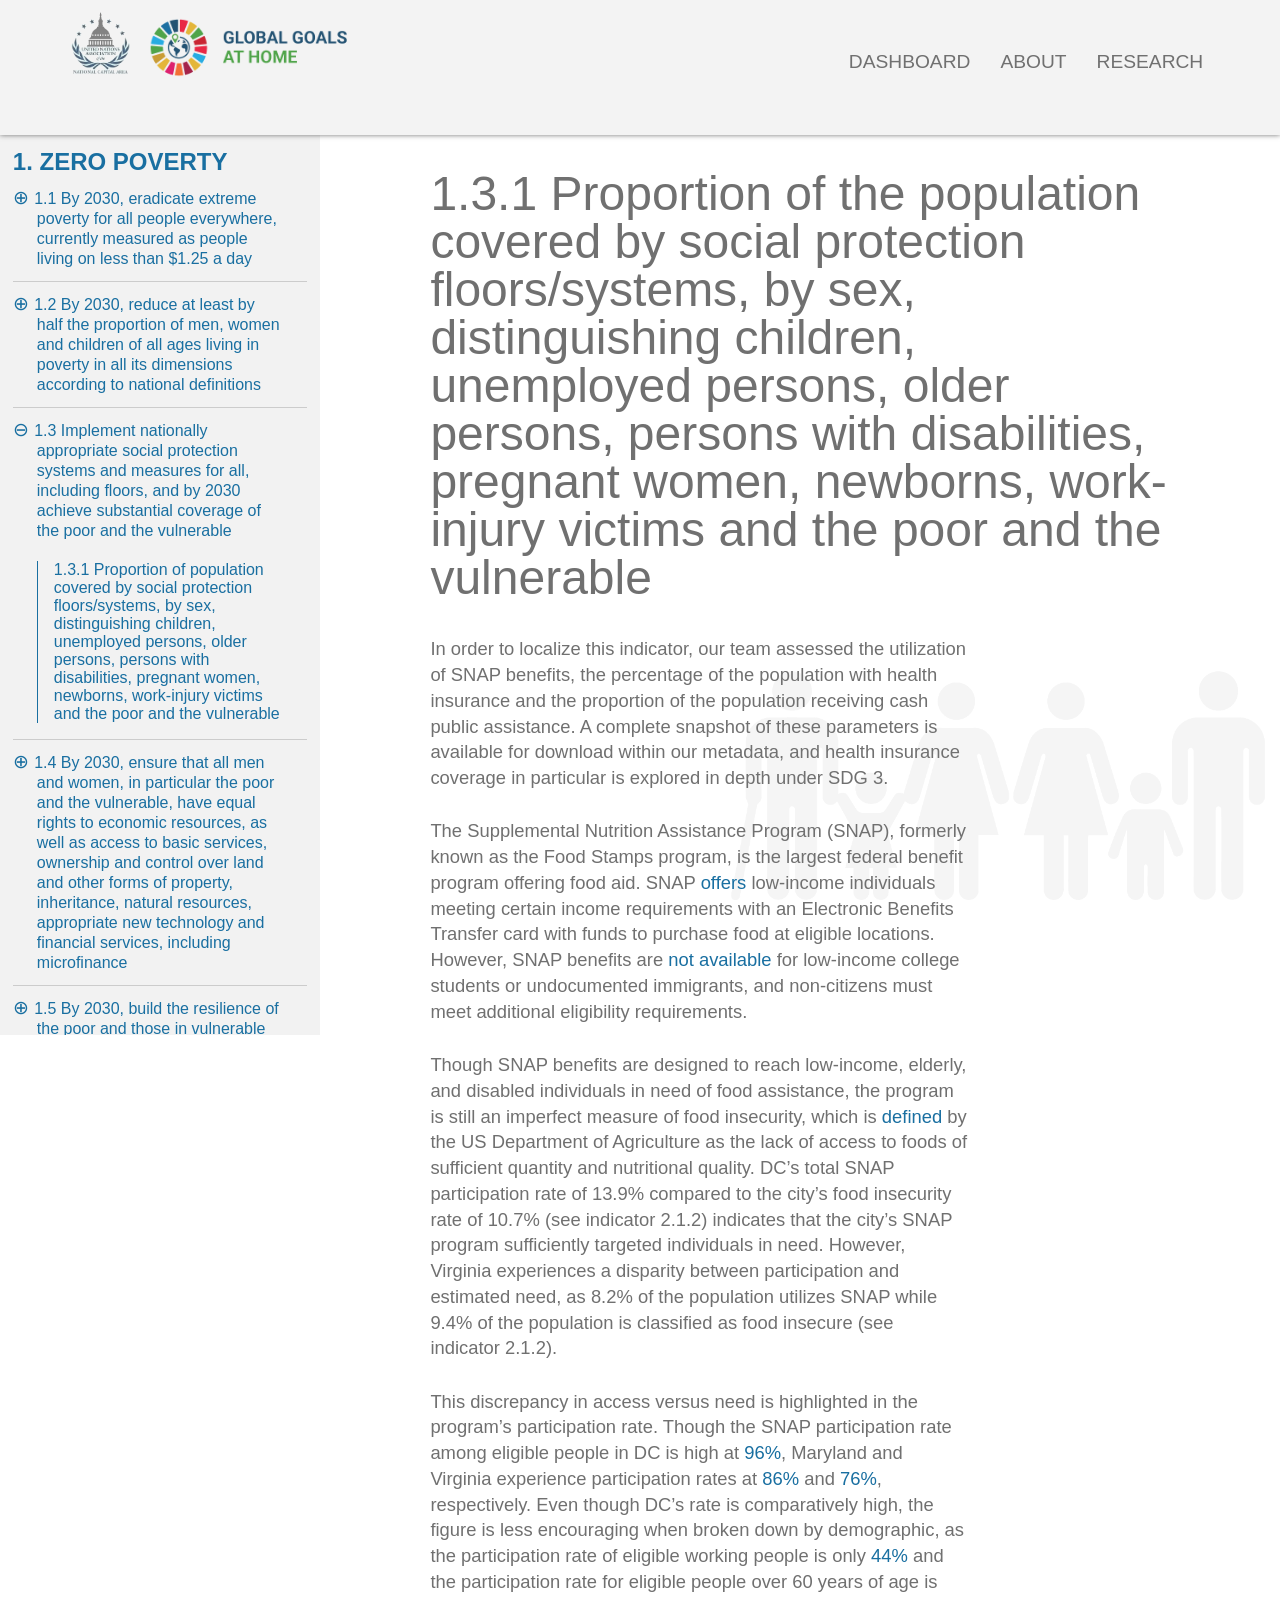
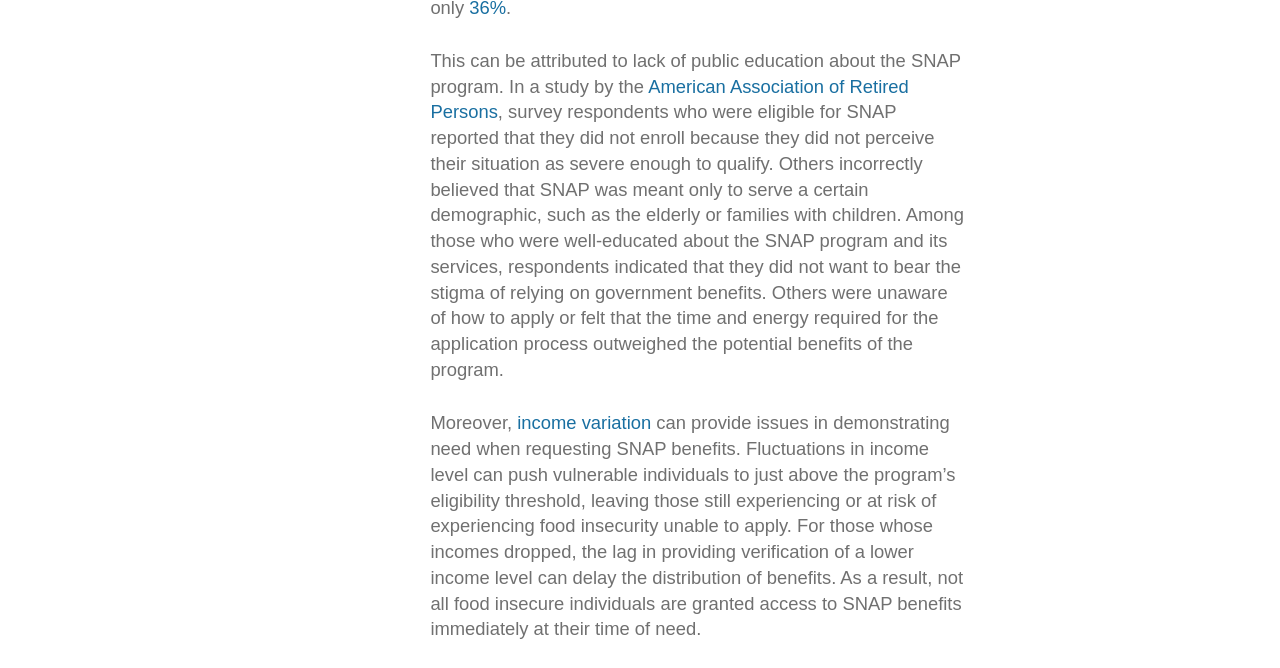
<file: goal1/1-3-1.html>
<!DOCTYPE html>
<html>
  <head>
    <meta charset="utf-8">
    <title>Goal 1 | SDG Dashboard</title>
    <link rel="stylesheet" href="../insidestyle.css">
  </head>
  <body>
    <div id="background">
      <div id="header">
        <div id="logos">
          <a href="http://www.unanca.org"><img src="../img/unanca-logo.jpg" alt="The United Nations Association Presents" id="unanca"></a>
          <a href="../index.html"><img src="../img/globaltolocallogo.png" alt="From Global to Local: Bringing the SDGs Home" id="globaltolocal"></a>
        </div>
        <div id="nav">
          <a href="../index.html">Dashboard</a>
          <a href="../about.html">About</a>
          <a href="../research.html">Research</a>
        </div>
      </div>
      <div id="goalcontent">
      <div id="goalmain">
        <h1><i>1.3.1 Proportion of the population covered by social protection floors/systems, by sex, distinguishing children, unemployed persons, older persons, persons with disabilities, pregnant women, newborns, work-injury victims and the poor and the vulnerable</i></h1>
      <div id="content">
<p>In order to localize this indicator, our team assessed the utilization of SNAP benefits, the percentage of the population with health insurance and the proportion of the population receiving cash public assistance. A complete snapshot of these parameters is available for download within our metadata, and health insurance coverage in particular is explored in depth under SDG 3. </p>
<p>The Supplemental Nutrition Assistance Program (SNAP), formerly known as the Food Stamps program, is the largest federal benefit program offering food aid. SNAP <a href="https://www.benefits.gov/benefit/361">offers</a> low-income individuals meeting certain income requirements with an Electronic Benefits Transfer card with funds to purchase food at eligible locations. However, SNAP benefits are <a href="https://www.ncbi.nlm.nih.gov/pmc/articles/PMC6836787/">not available</a> for low-income college students or undocumented immigrants, and non-citizens must meet additional eligibility requirements.</p>
<p>Though SNAP benefits are designed to reach low-income, elderly, and disabled individuals in need of food assistance, the program is still an imperfect measure of food insecurity, which is <a href="https://map.feedingamerica.org/county/2018/overall/district-of-columbia">defined</a> by the US Department of Agriculture as the lack of access to foods of sufficient quantity and nutritional quality. DC’s total SNAP participation rate of 13.9% compared to the city’s food insecurity rate of 10.7% (see indicator 2.1.2) indicates that the city’s SNAP program sufficiently targeted individuals in need. However, Virginia experiences a disparity between participation and estimated need, as 8.2% of the population utilizes SNAP while 9.4% of the population is classified as food insecure (see indicator 2.1.2).</p>
<p>This discrepancy in access versus need is highlighted in the program’s participation rate. Though the SNAP participation rate among eligible people in DC is high at <a href="https://fns-prod.azureedge.net/sites/default/files/resource-files/Reaching2017-1.pdf">96%</a>, Maryland and Virginia experience participation rates at <a href="https://fns-prod.azureedge.net/sites/default/files/resource-files/Reaching2017-1.pdf">86%</a> and <a href="https://fns-prod.azureedge.net/sites/default/files/resource-files/Reaching2017-1.pdf">76%</a>, respectively. Even though DC’s rate is comparatively high, the figure is less encouraging when broken down by demographic, as the participation rate of eligible working people is only <a href="https://www.cbpp.org/sites/default/files/atoms/files/snap_factsheet_district_of_columbia.pdf">44%</a> and the participation rate for eligible people over 60 years of age is only <a href="https://www.aarp.org/content/dam/aarp/aarp_foundation/2013-pdfs/SNAP_White_Paper_Mar_2013.pdf">36%</a>.</p>
<p>This can be attributed to lack of public education about the SNAP program. In a study by the <a href="https://www.aarp.org/content/dam/aarp/aarp_foundation/2013-pdfs/SNAP_White_Paper_Mar_2013.pdf">American Association of Retired Persons</a>, survey respondents who were eligible for SNAP reported that they did not enroll because they did not perceive their situation as severe enough to qualify. Others incorrectly believed that SNAP was meant only to serve a certain demographic, such as the elderly or families with children. Among those who were well-educated about the SNAP program and its services, respondents indicated that they did not want to bear the stigma of relying on government benefits. Others were unaware of how to apply or felt that the time and energy required for the application process outweighed the potential benefits of the program.</p>
<p>Moreover, <a href="https://www.aarp.org/content/dam/aarp/aarp_foundation/2013-pdfs/SNAP_White_Paper_Mar_2013.pdf">income variation</a> can provide issues in demonstrating need when requesting SNAP benefits. Fluctuations in income level can push vulnerable individuals to just above the program’s eligibility threshold, leaving those still experiencing or at risk of experiencing food insecurity unable to apply. For those whose incomes dropped, the lag in providing verification of a lower income level can delay the distribution of benefits. As a result, not all food insecure individuals are granted access to SNAP benefits immediately at their time of need.</p>

      </div>
    </div>
    <img src="../img/gray-goal-01.png" alt="" id="goalicon">

    <div id="goalnav">
    <a href="index.html" id="breadcrumb">1. Zero Poverty</a>
      <div>
      <div class="togglecontainer">
        <input id="1.1" class="toggle" type="checkbox" >
        <label for="1.1" class="target">1.1 By 2030, eradicate extreme poverty for all people everywhere, currently measured as people living on less than $1.25 a day</label>
        <div class="collapsible">
        <div class="indicatorlist">
          <a href="1-1-1.html"> 1.1.1 Proportion of the population living below the international poverty line by sex, age, employment status and geographic location (urban/rural)</a>
        </div>
      </div>
    </div>
    <div class="togglecontainer">
      <input id="1.2" class="toggle" type="checkbox">
      <label for="1.2" class="target">1.2 By 2030, reduce at least by half the proportion of men, women and children of all ages living in poverty in all its dimensions according to national definitions	</label>
      <div class="collapsible">
        <div class="indicatorlist">
          <a href="1-2-1.html"> 1.2.1 Percent of population living below the national poverty line, by sex and age</a>
          <a href="1-2-2.html">  1.2.2 Proportion of men, women and children of all ages living in poverty in all its dimensions according to national definitions</a>
        </div>
      </div>
    </div>
    <div class="togglecontainer">
      <input id="1.3" class="toggle" type="checkbox" checked>
      <label for="1.3" class="target">1.3 Implement nationally appropriate social protection systems and measures for all, including floors, and by 2030 achieve substantial coverage of the poor and the vulnerable</label>
      <div class="collapsible">
        <div class="indicatorlist">
          <a href="1-3-1.html"> 1.3.1 Proportion of population covered by social protection floors/systems, by sex, distinguishing children, unemployed persons, older persons, persons with disabilities, pregnant women, newborns, work-injury victims and the poor and the vulnerable</a>
        </div>
      </div>
    </div>

    <div class="togglecontainer">
      <input id="1.4" class="toggle" type="checkbox">
      <label for="1.4" class="target">1.4 By 2030, ensure that all men and women, in particular the poor and the vulnerable, have equal rights to economic resources, as well as access to basic services, ownership and control over land and other forms of property, inheritance, natural resources, appropriate new technology and financial services, including microfinance</label>
      <div class="collapsible">
        <div class="indicatorlist">
          <a href="1-4-1.html">1.4.1 Proportion of population living in households with access to basic services</a>
          <a href="1-4-2.html">1.4.2 Proportion of total adult population with secure tenure rights to land, (a) with legally recognized documentation, and (b) who perceive their rights to land as secure, by sex and type of tenure</a>
        </div>
      </div>
    </div>

    <div class="togglecontainer">
      <input id="1.5" class="toggle" type="checkbox">
      <label for="1.5" class="target">1.5 By 2030, build the resilience of the poor and those in vulnerable situations and reduce their exposure and vulnerability to climate-related extreme events and other economic, social and environmental shocks and disasters</label>
      <div class="collapsible">
        <div class="indicatorlist">
          <a href="1-5-1.html">1.5.1 Number of deaths, missing persons and directly affected persons attributed to disasters per 100,000 population</a>
          <a href="1-5-2.html">1.5.2 Direct economic loss attributed to disasters in relation to global gross domestic product (GDP)</a>
          <a href="1-5-3.html">1.5.3 Number of countries that adopt and implement national disaster risk reduction strategies in line with the Sendai Framework for Disaster Risk Reduction 2015–2030</a>
          <a href="1-5-4.html">1.5.4 Proportion of local governments that adopt and implement local disaster risk reduction strategies in line with national disaster risk reduction strategies</a>
        </div>
      </div>
    </div>

    <div class="togglecontainer">
      <input id="1.a" class="toggle" type="checkbox">
      <label for="1.a" class="target">1.a Ensure significant mobilization of resources from a variety of sources, including through enhanced development cooperation, in order to provide adequate and predictable means for developing countries, in particular least developed countries, to implement programmes and policies to end poverty in all its dimensions</label>
      <div class="collapsible">
        <div class="indicatorlist">
          <a href="1-a-1.html">1.a.1 Total official development assistance grants from all donors that focus on poverty reduction as a share of the recipient country’s gross national income</a>
          <a href="1-a-2.html">1.a.2 Proportion of total government spending on essential services (education, health and social protection)</a>
        </div>
      </div>
    </div>

    <div class="togglecontainer" id="finaltoggle">
      <input id="1.b" class="toggle" type="checkbox">
      <label for="1.b" class="target">1.b Create sound policy frameworks at the national, regional and international levels, based on pro-poor and gender-sensitive development strategies, to support accelerated investment in poverty eradication actions</label>
      <div class="collapsible">
        <div class="indicatorlist">
          <a href="/1-b-1.html">1.b.1 Pro-poor public social spending</a>
        </div>
      </div>
      <br>
      <br>
    </div>
    </div>
  </div>
  </div>
    </div>
    </div>
  </body>
</html>
</file>
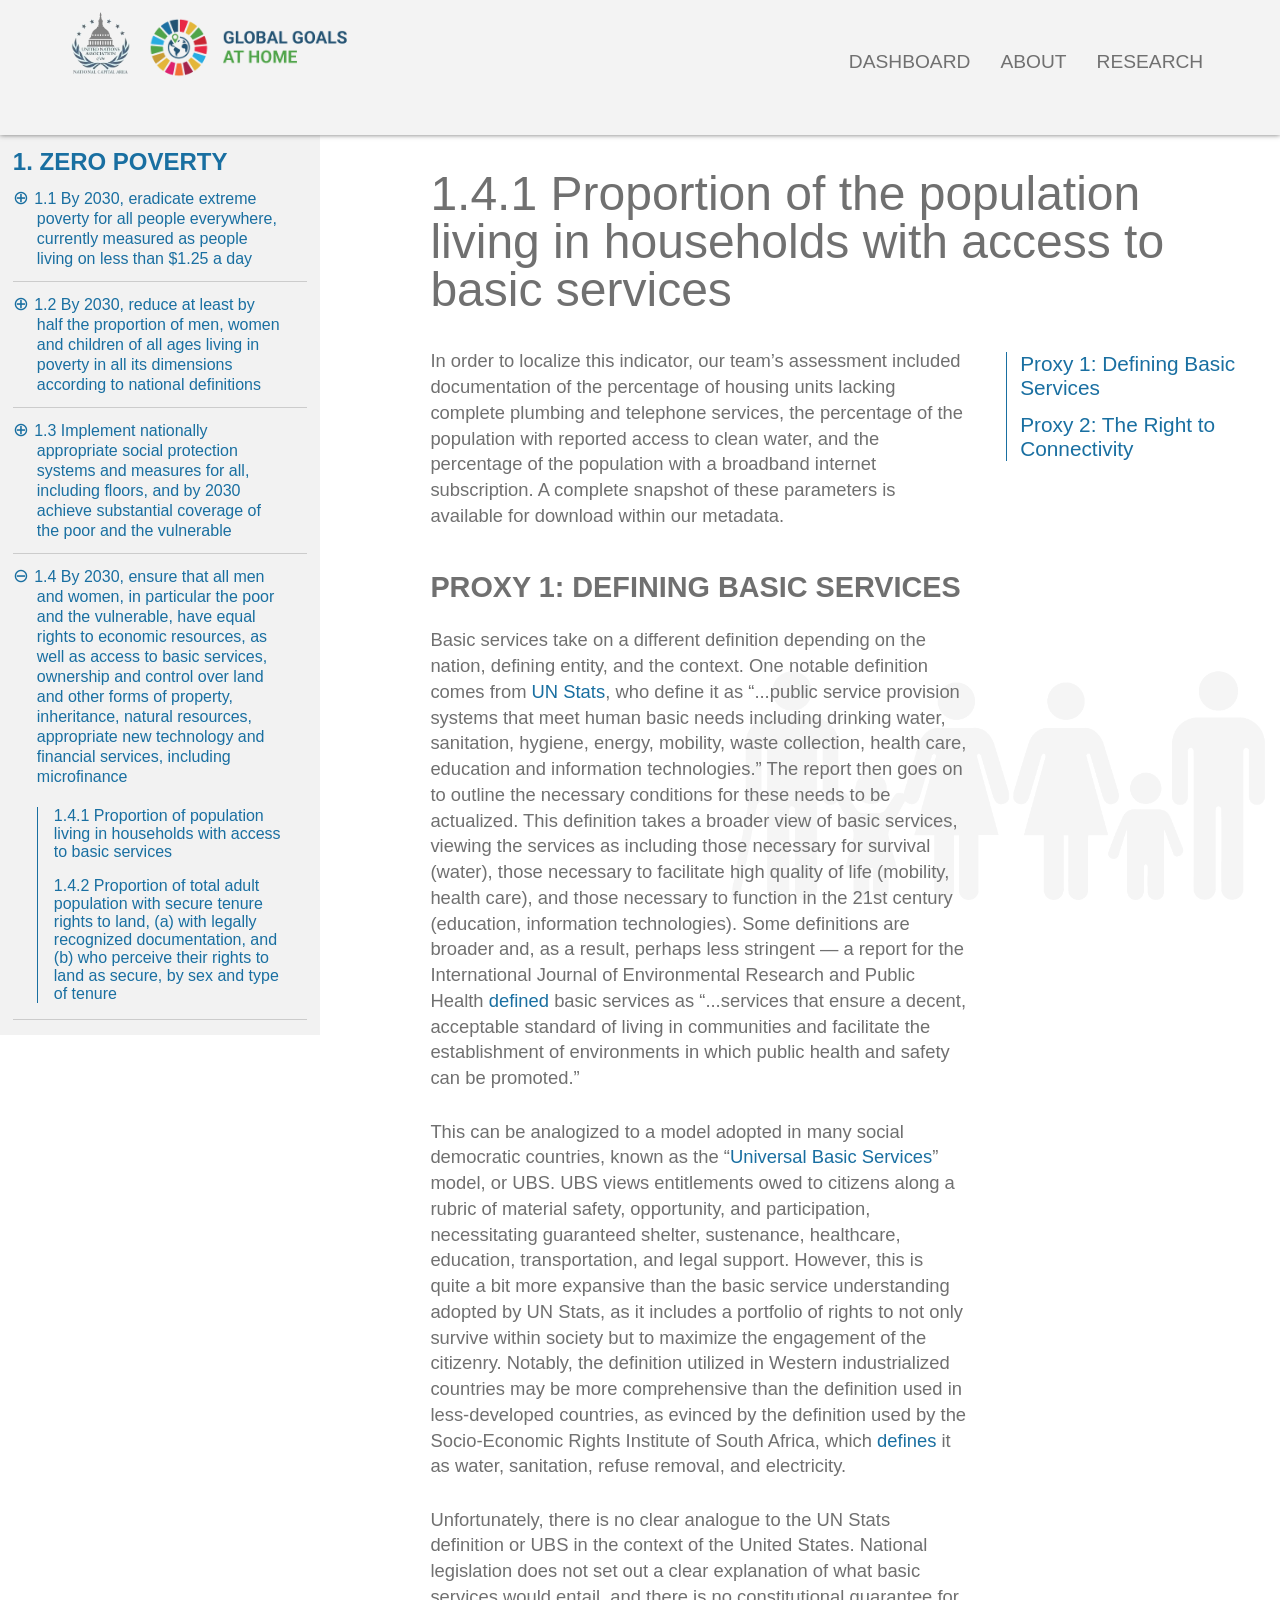
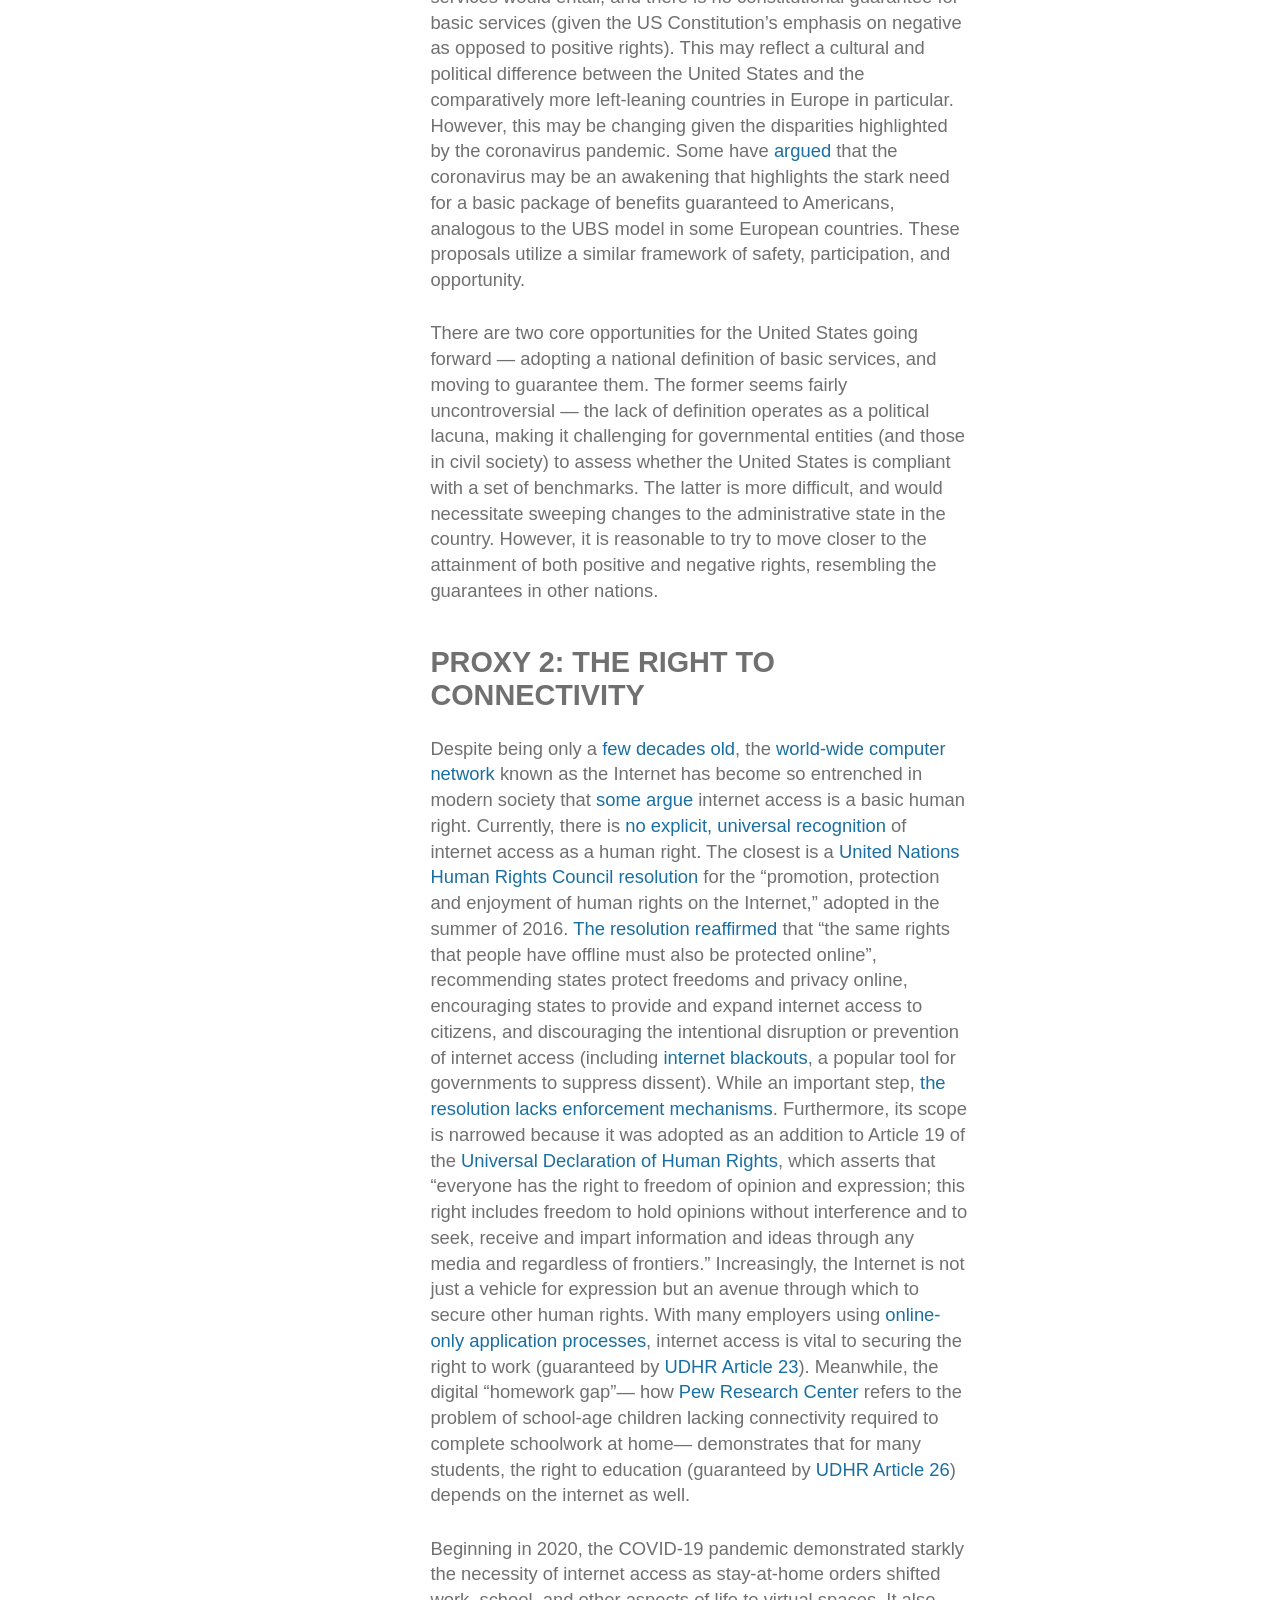
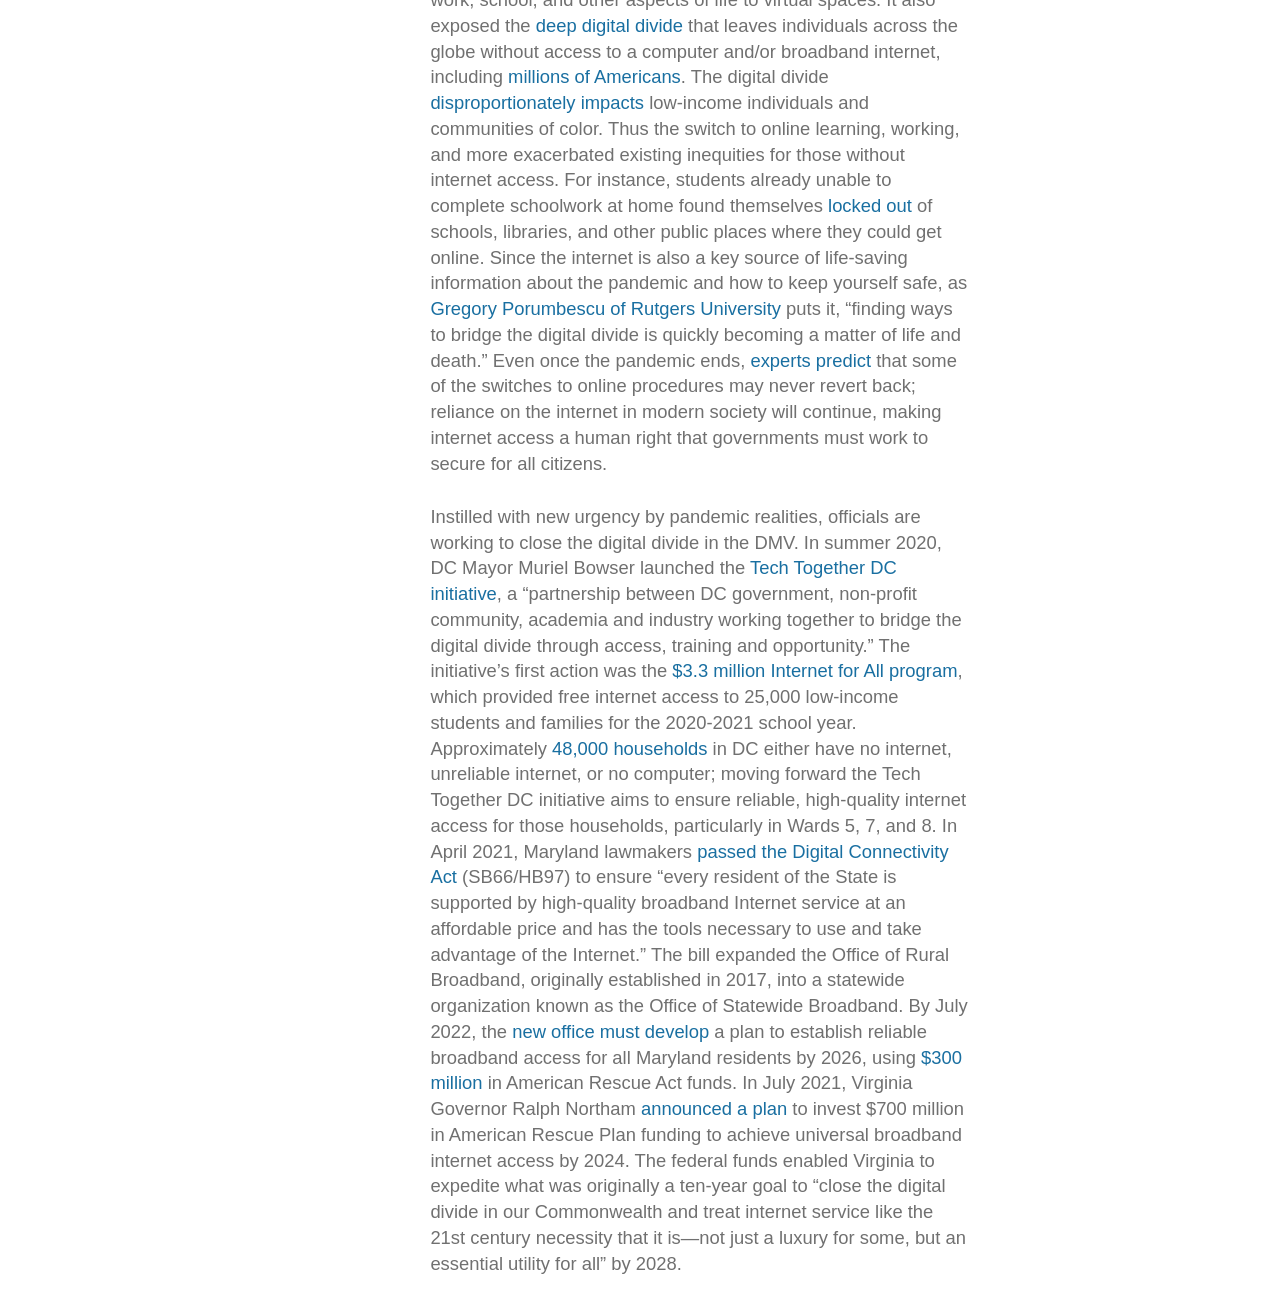
<file: goal1/1-4-1.html>
<!DOCTYPE html>
<html>
  <head>
    <meta charset="utf-8">
    <title>Goal 1 | SDG Dashboard</title>
    <link rel="stylesheet" href="../insidestyle.css">
  </head>
  <body>
    <div id="background">
      <div id="header">
        <div id="logos">
          <a href="http://www.unanca.org"><img src="../img/unanca-logo.jpg" alt="The United Nations Association Presents" id="unanca"></a>
          <a href="../index.html"><img src="../img/globaltolocallogo.png" alt="From Global to Local: Bringing the SDGs Home" id="globaltolocal"></a>
        </div>
        <div id="nav">
          <a href="../index.html">Dashboard</a>
          <a href="../about.html">About</a>
          <a href="../research.html">Research</a>
        </div>
      </div>
      <div id="goalcontent">
      <div id="goalmain">
        <h1><i>1.4.1 Proportion of the population living in households with access to basic services</i></h1>
      <div id="content">
        <p>In order to localize this indicator, our team’s assessment included documentation of the percentage of housing units lacking complete plumbing and telephone services, the percentage of the population with reported access to clean water, and the percentage of the population with a broadband internet subscription. A complete snapshot of these parameters is available for download within our metadata. </p>
        <div id="proxyindicators">
        <div>
        <a href="#1">Proxy 1: Defining Basic Services</a>
        <a href="#2">Proxy 2: The Right to Connectivity</a>
      </div>
    </div>
      <h2 id="1">Proxy 1: Defining Basic Services</h2>
        <p>Basic services take on a different definition depending on the nation, defining entity, and the context. One notable definition comes from <a href="https://unstats.un.org/sdgs/metadata/files/Metadata-01-04-01.pdf">UN Stats</a>, who define it as “...public service provision systems that meet human basic needs including drinking water, sanitation, hygiene, energy, mobility, waste collection, health care, education and information technologies.” The report then goes on to outline the necessary conditions for these needs to be actualized. This definition takes a broader view of basic services, viewing the services as including those necessary for survival (water), those necessary to facilitate high quality of life (mobility, health care), and those necessary to function in the 21st century (education, information technologies). Some definitions are broader and, as a result, perhaps less stringent — a report for the International Journal of Environmental Research and Public Health <a href="https://www.mdpi.com/1660-4601/17/12/4400/pdf">defined</a> basic services as “...services that ensure a decent, acceptable standard of living in communities and facilitate the establishment of environments in which public health and safety can be promoted.” </p>
        <p>This can be analogized to a model adopted in many social democratic countries, known as the “<a href="https://en.wikipedia.org/wiki/Universal_basic_services#:~:text=Universal%20Basic%20Services%20are%20provided,they%20lack%20any%20financial%20income.">Universal Basic Services</a>” model, or UBS. UBS views entitlements owed to citizens along a rubric of material safety, opportunity, and participation, necessitating guaranteed shelter, sustenance, healthcare, education, transportation, and legal support. However, this is quite a bit more expansive than the basic service understanding adopted by UN Stats, as it includes a portfolio of rights to not only survive within society but to maximize the engagement of the citizenry. Notably, the definition utilized in Western industrialized countries may be more comprehensive than the definition used in less-developed countries, as evinced by the definition used by the Socio-Economic Rights Institute of South Africa, which <a href="https://www.seri-sa.org/index.php/what/basic-services">defines</a> it as water, sanitation, refuse removal, and electricity. </p>
        <p>Unfortunately, there is no clear analogue to the UN Stats definition or UBS in the context of the United States. National legislation does not set out a clear explanation of what basic services would entail, and there is no constitutional guarantee for basic services (given the US Constitution’s emphasis on negative as opposed to positive rights). This may reflect a cultural and political difference between the United States and the comparatively more left-leaning countries in Europe in particular. However, this may be changing given the disparities highlighted by the coronavirus pandemic. Some have <a href="https://www.vox.com/2020/6/3/21275755/coronavirus-us-stimulus-economy-universal-basic-services">argued</a> that the coronavirus may be an awakening that highlights the stark need for a basic package of benefits guaranteed to Americans, analogous to the UBS model in some European countries. These proposals utilize a similar framework of safety, participation, and opportunity.</p>
        <p>There are two core opportunities for the United States going forward — adopting a national definition of basic services, and moving to guarantee them. The former seems fairly uncontroversial — the lack of definition operates as a political lacuna, making it challenging for governmental entities (and those in civil society) to assess whether the United States is compliant with a set of benchmarks. The latter is more difficult, and would necessitate sweeping changes to the administrative state in the country. However, it is reasonable to try to move closer to the attainment of both positive and negative rights, resembling the guarantees in other nations. </p>

        <h2 id="2">Proxy 2: The Right to Connectivity </h2>
        <p>Despite being only a <a href="https://www.history.com/news/who-invented-the-internet">few decades old</a>, the <a href="https://www.internetlivestats.com/internet-users/">world-wide computer network</a> known as the Internet has become so entrenched in modern society that <a href="https://www.openglobalrights.org/covid-19-exposes-why-access-to-internet-is-human-right/">some argue</a> internet access is a basic human right. Currently, there is <a href="https://carnegieendowment.org/2017/06/01/why-internet-access-is-human-right-pub-70151">no explicit, universal recognition</a> of internet access as a human right. The closest is a <a href="https://www.article19.org/data/files/Internet_Statement_Adopted.pdf">United Nations Human Rights Council resolution</a> for the “promotion, protection and enjoyment of human rights on the Internet,” adopted in the summer of 2016. <a href="https://www.article19.org/resources/unhrc-significant-resolution-reaffirming-human-rights-online-adopted/">The resolution reaffirmed</a> that “the same rights that people have offline must also be protected online”, recommending states protect freedoms and privacy online, encouraging states to provide and expand internet access to citizens, and discouraging the intentional disruption or prevention of internet access (including <a href="https://carnegieendowment.org/2017/06/01/why-internet-access-is-human-right-pub-70151">internet blackouts</a>, a popular tool for governments to suppress dissent). While an important step, <a href="https://www.brookings.edu/blog/techtank/2016/11/07/the-internet-as-a-human-right/">the resolution lacks enforcement mechanisms</a>. Furthermore, its scope is narrowed because it was adopted as an addition to Article 19 of the <a href="https://www.un.org/en/about-us/universal-declaration-of-human-rights">Universal Declaration of Human Rights</a>, which asserts that “everyone has the right to freedom of opinion and expression; this right includes freedom to hold opinions without interference and to seek, receive and impart information and ideas through any media and regardless of frontiers.” Increasingly, the Internet is not just a vehicle for expression but an avenue through which to secure other human rights. With many employers using <a href="https://www.openglobalrights.org/covid-19-exposes-why-access-to-internet-is-human-right">online-only application processes</a>, internet access is vital to securing the right to work (guaranteed by <a href="https://www.un.org/en/about-us/universal-declaration-of-human-rights#:~:text=Article%2023,equal%20pay%20for%20equal%20work.">UDHR Article 23</a>). Meanwhile, the digital “homework gap”— how <a href="https://www.pewresearch.org/fact-tank/2020/03/16/as-schools-close-due-to-the-coronavirus-some-u-s-students-face-a-digital-homework-gap/">Pew Research Center</a> refers to the problem of school-age children lacking connectivity required to complete schoolwork at home— demonstrates that for many students, the right to education (guaranteed by <a href="https://www.un.org/en/about-us/universal-declaration-of-human-rights#:~:text=Article%2026,the%20elementary%20and%20fundamental%20stages.&text=Education%20shall%20be%20directed%20to,human%20rights%20and%20fundamental%20freedoms.">UDHR Article 26</a>) depends on the internet as well.</p>
        <p>Beginning in 2020, the COVID-19 pandemic demonstrated starkly the necessity of internet access as stay-at-home orders shifted work, school, and other aspects of life to virtual spaces. It also exposed the <a href="https://www.openglobalrights.org/covid-19-exposes-why-access-to-internet-is-human-right/">deep digital divide</a> that leaves individuals across the globe without access to a computer and/or broadband internet, including <a href="https://theconversation.com/the-digital-divide-leaves-millions-at-a-disadvantage-during-the-coronavirus-pandemic-133608">millions of Americans</a>. The digital divide <a href="https://news.virginia.edu/content/why-internet-access-human-right-and-what-we-can-do-about-it">disproportionately impacts</a> low-income individuals and communities of color. Thus the switch to online learning, working, and more exacerbated existing inequities for those without internet access. For instance, students already unable to complete schoolwork at home found themselves <a href="https://news.virginia.edu/content/why-internet-access-human-right-and-what-we-can-do-about-it">locked out</a> of schools, libraries, and other public places where they could get online. Since the internet is also a key source of life-saving information about the pandemic and how to keep yourself safe, as <a href="https://theconversation.com/the-digital-divide-leaves-millions-at-a-disadvantage-during-the-coronavirus-pandemic-133608">Gregory Porumbescu of Rutgers University</a> puts it, “finding ways to bridge the digital divide is quickly becoming a matter of life and death.” Even once the pandemic ends, <a href="https://www.politico.com/news/magazine/2020/03/19/coronavirus-effect-economy-life-society-analysis-covid-135579">experts predict</a> that some of the switches to online procedures may never revert back; reliance on the internet in modern society will continue, making internet access a human right that governments must work to secure for all citizens.</p>
        <p>Instilled with new urgency by pandemic realities, officials are working to close the digital divide in the DMV. In summer 2020, DC Mayor Muriel Bowser launched the <a href="https://www.techtogetherdc.com/">Tech Together DC initiative</a>, a “partnership between DC government, non-profit community, academia and industry working together to bridge the digital divide through access, training and opportunity.” The initiative’s first action was the <a href="https://technical.ly/dc/2020/09/11/bowsers-octo-free-internet-for-all-access-25000-low-income-student-households/">$3.3 million Internet for All program</a>, which provided free internet access to 25,000 low-income students and families for the 2020-2021 school year. Approximately <a href="https://technical.ly/dc/2021/06/28/heres-whats-next-for-tech-together-dc-the-districts-digital-access-initiative/">48,000 households</a> in DC either have no internet, unreliable internet, or no computer; moving forward the Tech Together DC initiative aims to ensure reliable, high-quality internet access for those households, particularly in Wards 5, 7, and 8.  In April 2021, Maryland lawmakers <a href="https://cnsmaryland.org/2021/04/22/maryland-begins-statewide-effort-to-lessen-digital-divide/">passed the Digital Connectivity Act</a> (SB66/HB97) to ensure “every resident of the State is supported by high-quality broadband Internet service at an affordable price and has the tools necessary to use and take advantage of the Internet.” The bill expanded the Office of Rural Broadband, originally established in 2017, into a statewide organization known as the Office of Statewide Broadband. By July 2022, the <a href="https://legiscan.com/MD/bill/SB66/2021">new office must develop</a> a plan to establish reliable broadband access for all Maryland residents by 2026, using <a href="https://www.usnews.com/news/best-states/maryland/articles/2021-04-22/maryland-officials-highlight-office-to-close-digital-divide">$300 million</a> in American Rescue Act funds. In July 2021, Virginia Governor Ralph Northam <a href="https://www.governor.virginia.gov/newsroom/all-releases/2021/july/headline-898837-en.html">announced a plan</a> to invest $700 million in American Rescue Plan funding to achieve universal broadband internet access by 2024. The federal funds enabled Virginia to expedite what was originally a ten-year goal to “close the digital divide in our Commonwealth and treat internet service like the 21st century necessity that it is—not just a luxury for some, but an essential utility for all” by 2028.</p>

      </div>
    </div>
    <img src="../img/gray-goal-01.png" alt="" id="goalicon">

    <div id="goalnav">
    <a href="index.html" id="breadcrumb">1. Zero Poverty</a>
      <div>
      <div class="togglecontainer">
        <input id="1.1" class="toggle" type="checkbox" >
        <label for="1.1" class="target">1.1 By 2030, eradicate extreme poverty for all people everywhere, currently measured as people living on less than $1.25 a day</label>
        <div class="collapsible">
        <div class="indicatorlist">
          <a href="1-1-1.html"> 1.1.1 Proportion of the population living below the international poverty line by sex, age, employment status and geographic location (urban/rural)</a>
        </div>
      </div>
    </div>
    <div class="togglecontainer">
      <input id="1.2" class="toggle" type="checkbox">
      <label for="1.2" class="target">1.2 By 2030, reduce at least by half the proportion of men, women and children of all ages living in poverty in all its dimensions according to national definitions	</label>
      <div class="collapsible">
        <div class="indicatorlist">
          <a href="1-2-1.html"> 1.2.1 Percent of population living below the national poverty line, by sex and age</a>
          <a href="1-2-2.html">  1.2.2 Proportion of men, women and children of all ages living in poverty in all its dimensions according to national definitions</a>
        </div>
      </div>
    </div>
    <div class="togglecontainer">
      <input id="1.3" class="toggle" type="checkbox">
      <label for="1.3" class="target">1.3 Implement nationally appropriate social protection systems and measures for all, including floors, and by 2030 achieve substantial coverage of the poor and the vulnerable</label>
      <div class="collapsible">
        <div class="indicatorlist">
          <a href="1-3-1.html"> 1.3.1 Proportion of population covered by social protection floors/systems, by sex, distinguishing children, unemployed persons, older persons, persons with disabilities, pregnant women, newborns, work-injury victims and the poor and the vulnerable</a>
        </div>
      </div>
    </div>

    <div class="togglecontainer">
      <input id="1.4" class="toggle" type="checkbox" checked>
      <label for="1.4" class="target">1.4 By 2030, ensure that all men and women, in particular the poor and the vulnerable, have equal rights to economic resources, as well as access to basic services, ownership and control over land and other forms of property, inheritance, natural resources, appropriate new technology and financial services, including microfinance</label>
      <div class="collapsible">
        <div class="indicatorlist">
          <a href="1-4-1.html">1.4.1 Proportion of population living in households with access to basic services</a>
          <a href="1-4-2.html">1.4.2 Proportion of total adult population with secure tenure rights to land, (a) with legally recognized documentation, and (b) who perceive their rights to land as secure, by sex and type of tenure</a>
        </div>
      </div>
    </div>

    <div class="togglecontainer">
      <input id="1.5" class="toggle" type="checkbox">
      <label for="1.5" class="target">1.5 By 2030, build the resilience of the poor and those in vulnerable situations and reduce their exposure and vulnerability to climate-related extreme events and other economic, social and environmental shocks and disasters</label>
      <div class="collapsible">
        <div class="indicatorlist">
          <a href="1-5-1.html">1.5.1 Number of deaths, missing persons and directly affected persons attributed to disasters per 100,000 population</a>
          <a href="1-5-2.html">1.5.2 Direct economic loss attributed to disasters in relation to global gross domestic product (GDP)</a>
          <a href="1-5-3.html">1.5.3 Number of countries that adopt and implement national disaster risk reduction strategies in line with the Sendai Framework for Disaster Risk Reduction 2015–2030</a>
          <a href="1-5-4.html">1.5.4 Proportion of local governments that adopt and implement local disaster risk reduction strategies in line with national disaster risk reduction strategies</a>
        </div>
      </div>
    </div>

    <div class="togglecontainer">
      <input id="1.a" class="toggle" type="checkbox">
      <label for="1.a" class="target">1.a Ensure significant mobilization of resources from a variety of sources, including through enhanced development cooperation, in order to provide adequate and predictable means for developing countries, in particular least developed countries, to implement programmes and policies to end poverty in all its dimensions</label>
      <div class="collapsible">
        <div class="indicatorlist">
          <a href="1-a-1.html">1.a.1 Total official development assistance grants from all donors that focus on poverty reduction as a share of the recipient country’s gross national income</a>
          <a href="1-a-2.html">1.a.2 Proportion of total government spending on essential services (education, health and social protection)</a>
        </div>
      </div>
    </div>

    <div class="togglecontainer" id="finaltoggle">
      <input id="1.b" class="toggle" type="checkbox">
      <label for="1.b" class="target">1.b Create sound policy frameworks at the national, regional and international levels, based on pro-poor and gender-sensitive development strategies, to support accelerated investment in poverty eradication actions</label>
      <div class="collapsible">
        <div class="indicatorlist">
          <a href="/1-b-1.html">1.b.1 Pro-poor public social spending</a>
        </div>
      </div>
      <br>
      <br>
    </div>
    </div>
  </div>
  </div>
    </div>
    </div>
  </body>
</html>
</file>
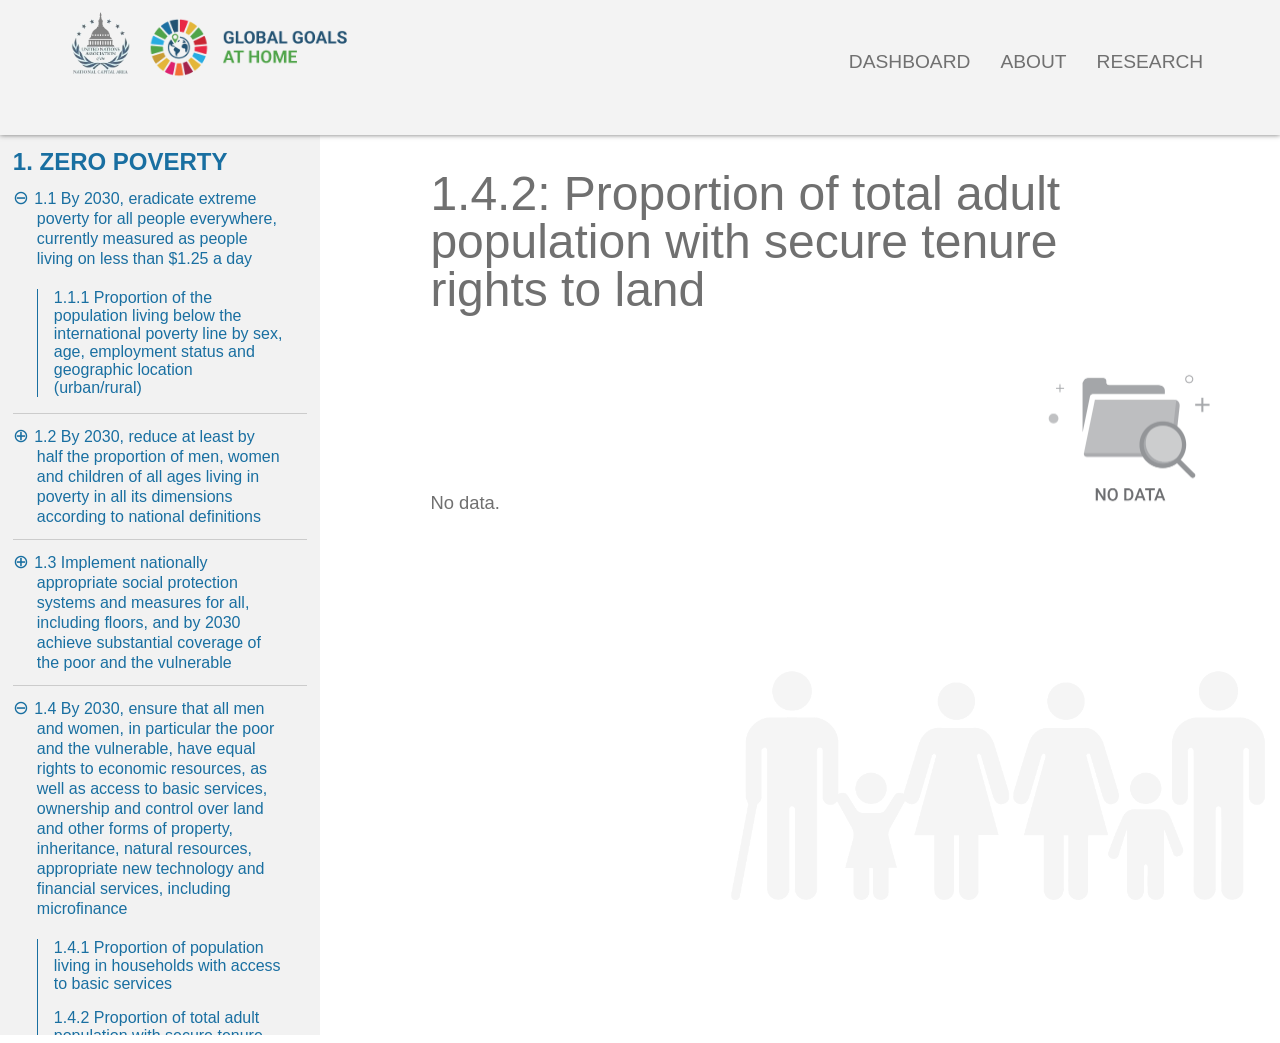
<file: goal1/1-4-2.html>
<!DOCTYPE html>
<html>
  <head>
    <meta charset="utf-8">
    <title>Goal 1 | SDG Dashboard</title>
    <link rel="stylesheet" href="../insidestyle.css">
  </head>
  <body>
    <div id="background">
      <div id="header">
        <div id="logos">
          <a href="http://www.unanca.org"><img src="../img/unanca-logo.jpg" alt="The United Nations Association Presents" id="unanca"></a>
          <a href="../index.html"><img src="../img/globaltolocallogo.png" alt="From Global to Local: Bringing the SDGs Home" id="globaltolocal"></a>
        </div>
        <div id="nav">
          <a href="../index.html">Dashboard</a>
          <a href="../about.html">About</a>
          <a href="../research.html">Research</a>
        </div>
      </div>
      <div id="goalcontent">
      <div id="goalmain">
        <h1><i>1.4.2: Proportion of total adult population with secure tenure rights to land</i></h1>
      <div id="content">
      <img class="columnimg"src="../img/no-data.png" alt="no data">
      <p>No data.</p>
    </div>
    </div>
    <img src="../img/gray-goal-01.png" alt="" id="goalicon">

    <div id="goalnav">
    <a href="index.html" id="breadcrumb">1. Zero Poverty</a>
      <div>
      <div class="togglecontainer">
        <input id="1.1" class="toggle" type="checkbox" checked>
        <label for="1.1" class="target">1.1 By 2030, eradicate extreme poverty for all people everywhere, currently measured as people living on less than $1.25 a day</label>
        <div class="collapsible">
        <div class="indicatorlist">
          <a href="1-1-1.html"> 1.1.1 Proportion of the population living below the international poverty line by sex, age, employment status and geographic location (urban/rural)</a>
        </div>
      </div>
    </div>
    <div class="togglecontainer">
      <input id="1.2" class="toggle" type="checkbox">
      <label for="1.2" class="target">1.2 By 2030, reduce at least by half the proportion of men, women and children of all ages living in poverty in all its dimensions according to national definitions	</label>
      <div class="collapsible">
        <div class="indicatorlist">
          <a href="1-2-1.html"> 1.2.1 Percent of population living below the national poverty line, by sex and age</a>
          <a href="1-2-2.html">  1.2.2 Proportion of men, women and children of all ages living in poverty in all its dimensions according to national definitions</a>
        </div>
      </div>
    </div>
    <div class="togglecontainer">
      <input id="1.3" class="toggle" type="checkbox">
      <label for="1.3" class="target">1.3 Implement nationally appropriate social protection systems and measures for all, including floors, and by 2030 achieve substantial coverage of the poor and the vulnerable</label>
      <div class="collapsible">
        <div class="indicatorlist">
          <a href="1-3-1.html"> 1.3.1 Proportion of population covered by social protection floors/systems, by sex, distinguishing children, unemployed persons, older persons, persons with disabilities, pregnant women, newborns, work-injury victims and the poor and the vulnerable</a>
        </div>
      </div>
    </div>

    <div class="togglecontainer">
      <input id="1.4" class="toggle" type="checkbox" checked>
      <label for="1.4" class="target">1.4 By 2030, ensure that all men and women, in particular the poor and the vulnerable, have equal rights to economic resources, as well as access to basic services, ownership and control over land and other forms of property, inheritance, natural resources, appropriate new technology and financial services, including microfinance</label>
      <div class="collapsible">
        <div class="indicatorlist">
          <a href="1-4-1.html">1.4.1 Proportion of population living in households with access to basic services</a>
          <a href="1-4-2.html">1.4.2 Proportion of total adult population with secure tenure rights to land, (a) with legally recognized documentation, and (b) who perceive their rights to land as secure, by sex and type of tenure</a>
        </div>
      </div>
    </div>

    <div class="togglecontainer">
      <input id="1.5" class="toggle" type="checkbox">
      <label for="1.5" class="target">1.5 By 2030, build the resilience of the poor and those in vulnerable situations and reduce their exposure and vulnerability to climate-related extreme events and other economic, social and environmental shocks and disasters</label>
      <div class="collapsible">
        <div class="indicatorlist">
          <a href="1-5-1.html">1.5.1 Number of deaths, missing persons and directly affected persons attributed to disasters per 100,000 population</a>
          <a href="1-5-2.html">1.5.2 Direct economic loss attributed to disasters in relation to global gross domestic product (GDP)</a>
          <a href="1-5-3.html">1.5.3 Number of countries that adopt and implement national disaster risk reduction strategies in line with the Sendai Framework for Disaster Risk Reduction 2015–2030</a>
          <a href="1-5-4.html">1.5.4 Proportion of local governments that adopt and implement local disaster risk reduction strategies in line with national disaster risk reduction strategies</a>
        </div>
      </div>
    </div>

    <div class="togglecontainer">
      <input id="1.a" class="toggle" type="checkbox">
      <label for="1.a" class="target">1.a Ensure significant mobilization of resources from a variety of sources, including through enhanced development cooperation, in order to provide adequate and predictable means for developing countries, in particular least developed countries, to implement programmes and policies to end poverty in all its dimensions</label>
      <div class="collapsible">
        <div class="indicatorlist">
          <a href="1-a-1.html">1.a.1 Total official development assistance grants from all donors that focus on poverty reduction as a share of the recipient country’s gross national income</a>
          <a href="1-a-2.html">1.a.2 Proportion of total government spending on essential services (education, health and social protection)</a>
        </div>
      </div>
    </div>

    <div class="togglecontainer" id="finaltoggle">
      <input id="1.b" class="toggle" type="checkbox">
      <label for="1.b" class="target">1.b Create sound policy frameworks at the national, regional and international levels, based on pro-poor and gender-sensitive development strategies, to support accelerated investment in poverty eradication actions</label>
      <div class="collapsible">
        <div class="indicatorlist">
          <a href="/1-b-1.html">1.b.1 Pro-poor public social spending</a>
        </div>
      </div>
      <br>
      <br>
    </div>
    </div>
  </div>
  </div>
    </div>
  </body>
</html>
</file>
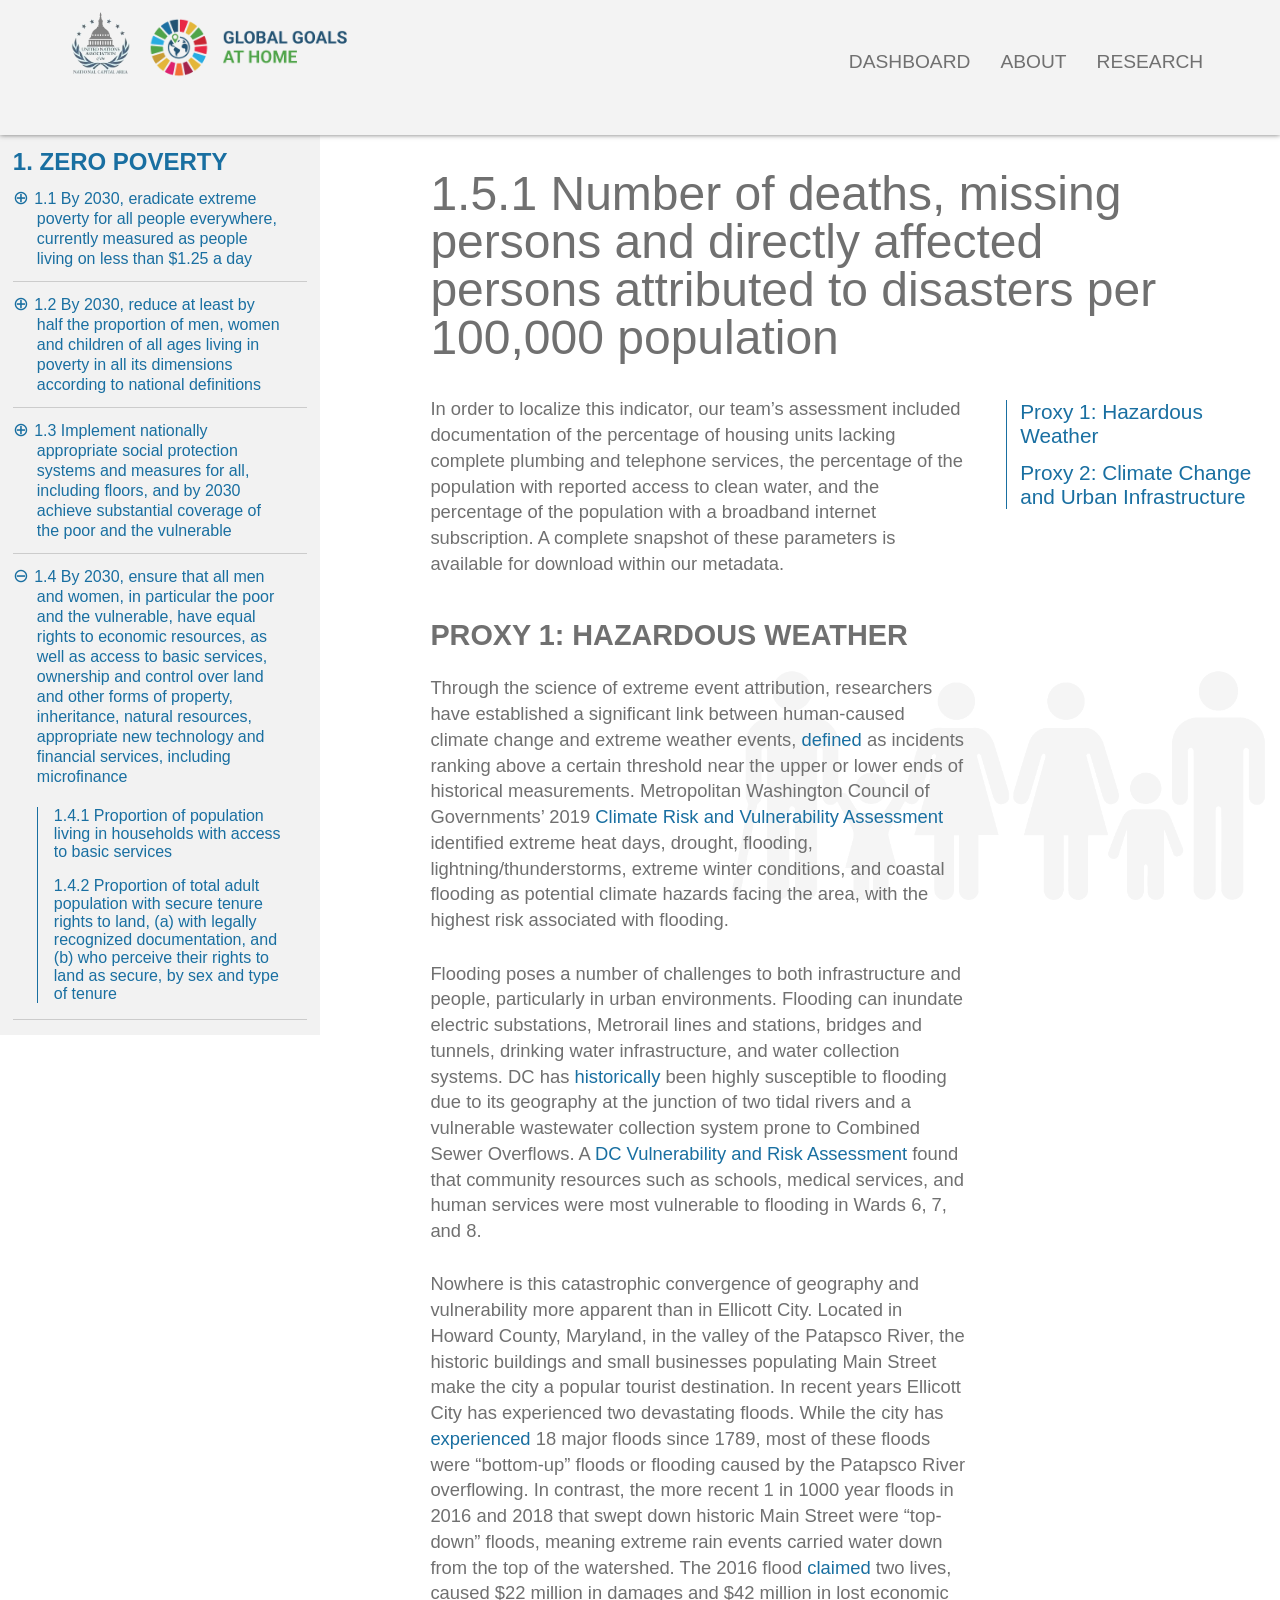
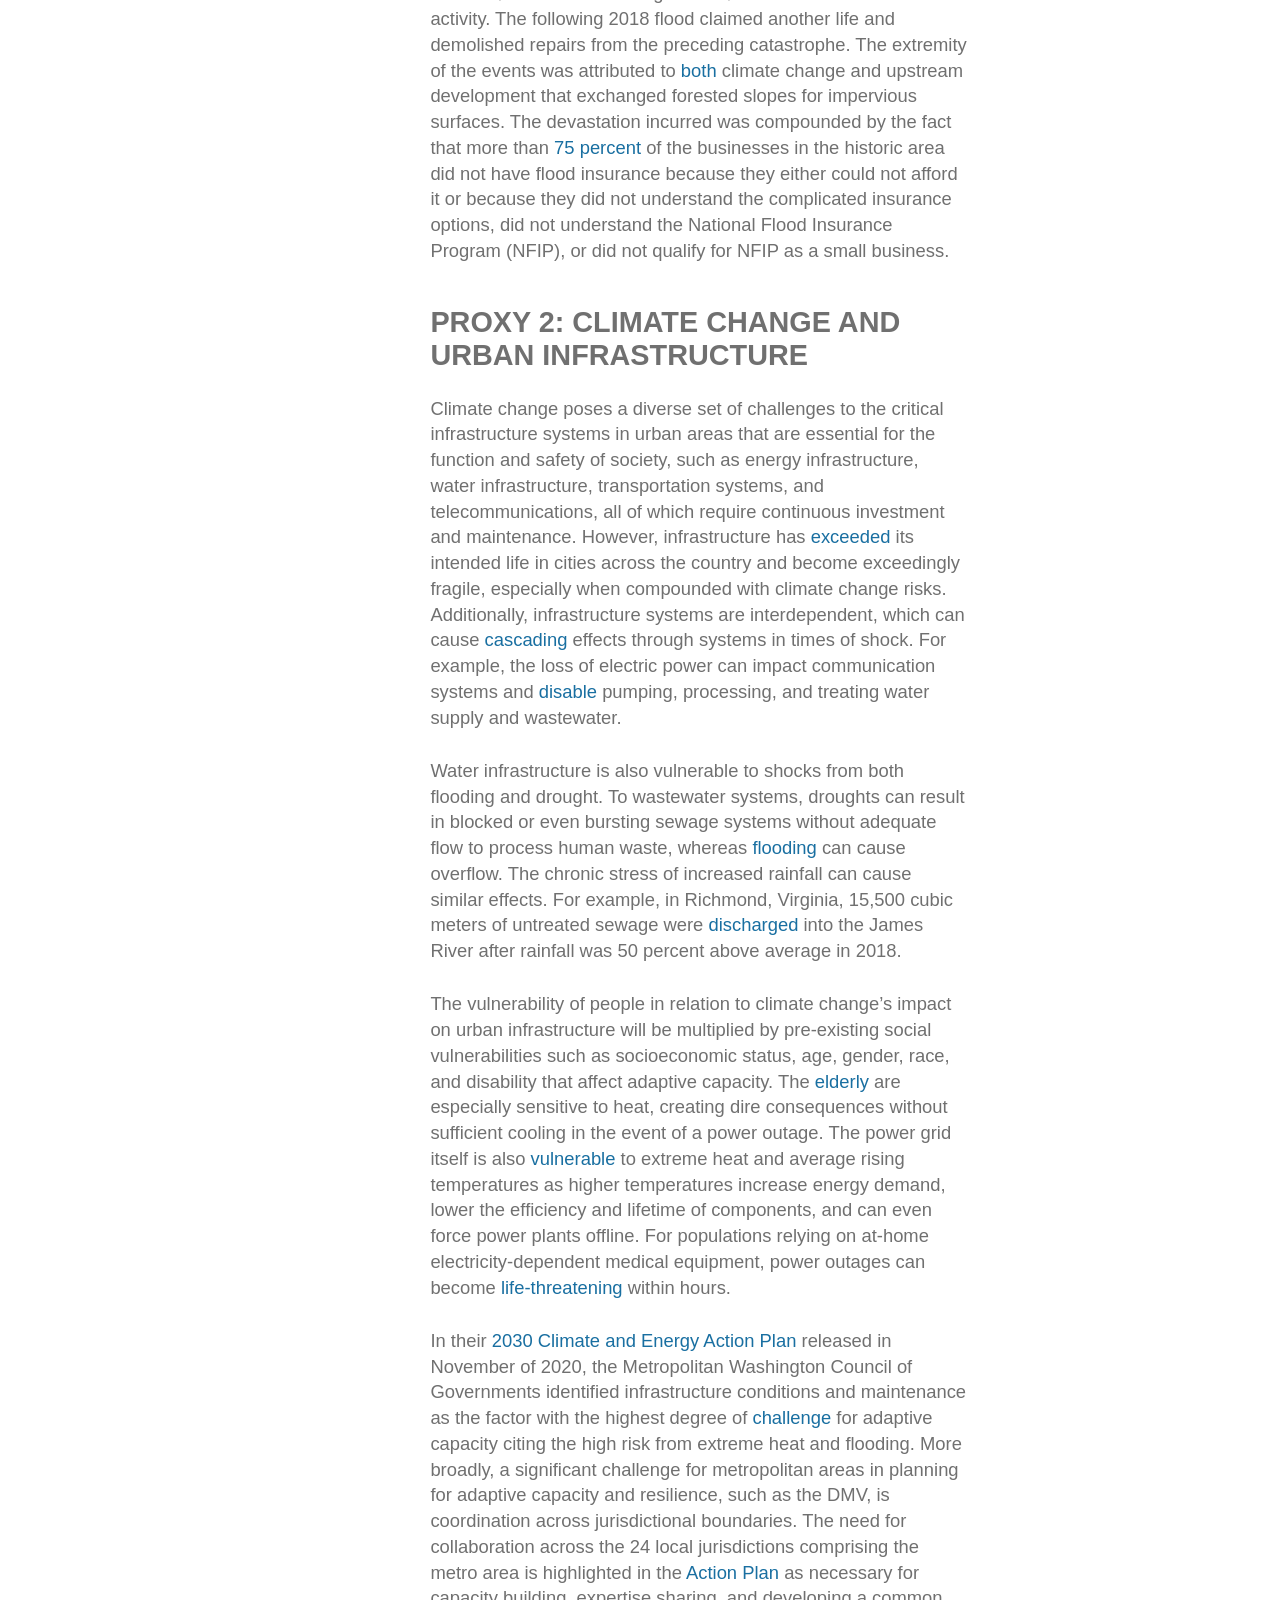
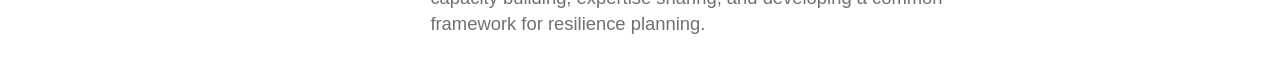
<file: goal1/1-5-1.html>
<!DOCTYPE html>
<html>
  <head>
    <meta charset="utf-8">
    <title>Goal 1 | SDG Dashboard</title>
    <link rel="stylesheet" href="../insidestyle.css">
  </head>
  <body>
    <div id="background">
      <div id="header">
        <div id="logos">
          <a href="http://www.unanca.org"><img src="../img/unanca-logo.jpg" alt="The United Nations Association Presents" id="unanca"></a>
          <a href="../index.html"><img src="../img/globaltolocallogo.png" alt="From Global to Local: Bringing the SDGs Home" id="globaltolocal"></a>
        </div>
        <div id="nav">
          <a href="../index.html">Dashboard</a>
          <a href="../about.html">About</a>
          <a href="../research.html">Research</a>
        </div>
      </div>
      <div id="goalcontent">
      <div id="goalmain">
        <h1><i>1.5.1 Number of deaths, missing persons and directly affected persons attributed to disasters per 100,000 population</i></h1>
      <div id="content">
        <p>In order to localize this indicator, our team’s assessment included documentation of the percentage of housing units lacking complete plumbing and telephone services, the percentage of the population with reported access to clean water, and the percentage of the population with a broadband internet subscription. A complete snapshot of these parameters is available for download within our metadata. </p>
        <div id="proxyindicators">
        <div>
        <a href="#1">Proxy 1: Hazardous Weather</a>
        <a href="#2">Proxy 2: Climate Change and Urban Infrastructure</a>
      </div>
    </div>
      <h2 id="1">Proxy 1: Hazardous Weather</h2>
        <p>Through the science of extreme event attribution, researchers have established a significant link between human-caused climate change and extreme weather events, <a href="https://www.climate.gov/news-features/climate-qa/what-extreme-event-there-evidence-global-warming-has-caused-or-contributed">defined</a> as incidents ranking above a certain threshold near the upper or lower ends of historical measurements. Metropolitan Washington Council of Governments’ 2019 <a href="https://www.mwcog.org/events/2019/11/20/climate-planning-work-sessions/">Climate Risk and Vulnerability Assessment</a> identified extreme heat days, drought, flooding, lightning/thunderstorms, extreme winter conditions, and coastal flooding as potential climate hazards facing the area, with the highest risk associated with flooding.</p>
        <p>Flooding poses a number of challenges to both infrastructure and people, particularly in urban environments. Flooding can inundate electric substations, Metrorail lines and stations, bridges and tunnels, drinking water infrastructure, and water collection systems. DC has <a href="https://www.ncpc.gov/topics/flooding/">historically</a> been highly susceptible to flooding due to its geography at the junction of two tidal rivers and  a vulnerable wastewater collection system prone to Combined Sewer Overflows. A <a href="https://doee.dc.gov/sites/default/files/dc/sites/ddoe/publication/attachments/AREA_Vulnerability_Assessment_DRAFT_2016-06-21lowres_.pdf">DC Vulnerability and Risk Assessment</a> found that community resources such as schools, medical services, and human services were most vulnerable to flooding in Wards 6, 7, and 8. </p>
        <p>Nowhere is this catastrophic convergence of geography and vulnerability more apparent than in Ellicott City. Located in Howard County, Maryland, in the valley of the Patapsco River, the historic buildings and small businesses populating Main Street make the city a popular tourist destination. In recent years Ellicott City has experienced two devastating floods. While the city has <a href="https://www.preservationmaryland.org/wp-content/uploads/2020/03/Resilient-America-Ellicott-City-Case-Study-Mar2020-FINAL.pdf">experienced</a> 18 major floods since 1789, most of these floods were “bottom-up” floods or flooding caused by the Patapsco River overflowing. In contrast, the more recent 1 in 1000 year floods in 2016 and 2018 that swept down historic Main Street were “top-down” floods, meaning extreme rain events carried water down from the top of the watershed. The 2016 flood <a href="https://www.preservationmaryland.org/wp-content/uploads/2020/03/Resilient-America-Ellicott-City-Case-Study-Mar2020-FINAL.pdf">claimed</a> two lives, caused $22 million in damages and $42 million in lost economic activity. The following 2018 flood claimed another life and demolished repairs from the preceding catastrophe. The extremity of the events was attributed to <a href="https://www.bloomberg.com/news/articles/2019-05-24/a-historic-river-town-confronts-a-flooded-future">both</a> climate change and upstream development that exchanged forested slopes for impervious surfaces. The devastation incurred was compounded by the fact that more than <a href="https://www.preservationmaryland.org/wp-content/uploads/2020/03/Resilient-America-Ellicott-City-Case-Study-Mar2020-FINAL.pdf">75 percent</a> of the businesses in the historic area did not have flood insurance because they either could not afford it or because they did not understand the complicated insurance options, did not understand the National Flood Insurance Program (NFIP), or did not qualify for NFIP as a small business. </p>

        <h2 id="2">Proxy 2: Climate Change and Urban Infrastructure</h2>
        <p>Climate change poses a diverse set of challenges to the critical infrastructure systems in urban areas that are essential for the function and safety of society, such as energy infrastructure, water infrastructure, transportation systems, and telecommunications, all of which require continuous investment and maintenance. However, infrastructure has <a href="https://nca2014.globalchange.gov/report/sectors/urban">exceeded</a> its intended life in cities across the country and become exceedingly fragile, especially when compounded with climate change risks. Additionally, infrastructure systems are interdependent, which can cause <a href="https://nca2014.globalchange.gov/report/sectors/urban">cascading</a> effects through systems in times of shock. For example, the loss of electric power can impact communication systems and <a href="https://digital.library.unt.edu/ark:/67531/metadc847498/">disable</a> pumping, processing, and treating water supply and wastewater. </p>
        <p>Water infrastructure is also vulnerable to shocks from both flooding and drought. To wastewater systems, droughts can result in blocked or even bursting sewage systems without adequate flow to process human waste, whereas <a href="https://www.mckinsey.com/business-functions/sustainability/our-insights/will-infrastructure-bend-or-break-under-climate-stress">flooding</a> can cause overflow. The chronic stress of increased rainfall can cause similar effects. For example, in Richmond, Virginia, 15,500 cubic meters of untreated sewage were <a href="https://www.mckinsey.com/business-functions/sustainability/our-insights/will-infrastructure-bend-or-break-under-climate-stress">discharged</a> into the James River after rainfall was 50 percent above average in 2018.</p>
        <p>The vulnerability of people in relation to climate change’s impact on urban infrastructure will be multiplied by pre-existing social vulnerabilities such as socioeconomic status, age, gender, race, and disability that affect adaptive capacity. The <a href="https://nca2014.globalchange.gov/report/sectors/urban">elderly</a> are especially sensitive to heat, creating dire consequences without sufficient cooling in the event of a power outage. The power grid itself is also <a href="https://www.mckinsey.com/business-functions/sustainability/our-insights/will-infrastructure-bend-or-break-under-climate-stress">vulnerable</a> to extreme heat and average rising temperatures as higher temperatures increase energy demand, lower the efficiency and lifetime of components, and can even force power plants offline. For populations relying on at-home electricity-dependent medical equipment, power outages can become <a href="https://www.ncbi.nlm.nih.gov/pmc/articles/PMC5007208/">life-threatening</a> within hours. </p>
        <p>In their <a href="https://www.mwcog.org/documents/2020/11/18/metropolitan-washington-2030-climate-and-energy-action-plan/">2030 Climate and Energy Action Plan</a> released in November of 2020, the Metropolitan Washington Council of Governments identified infrastructure conditions and maintenance as the factor with the highest degree of <a href="https://nca2014.globalchange.gov/report/sectors/urban">challenge</a> for adaptive capacity citing the high risk from extreme heat and flooding. More broadly, a significant challenge for metropolitan areas in planning for adaptive capacity and resilience, such as the DMV, is coordination across jurisdictional boundaries. The need for collaboration across the 24 local jurisdictions comprising the metro area is highlighted in the <a href="https://www.mwcog.org/documents/2020/11/18/metropolitan-washington-2030-climate-and-energy-action-plan/">Action Plan</a> as necessary for capacity building, expertise sharing, and developing a common framework for resilience planning.</p>
      </div>
    </div>
    <img src="../img/gray-goal-01.png" alt="" id="goalicon">

    <div id="goalnav">
    <a href="index.html" id="breadcrumb">1. Zero Poverty</a>
      <div>
      <div class="togglecontainer">
        <input id="1.1" class="toggle" type="checkbox" >
        <label for="1.1" class="target">1.1 By 2030, eradicate extreme poverty for all people everywhere, currently measured as people living on less than $1.25 a day</label>
        <div class="collapsible">
        <div class="indicatorlist">
          <a href="1-1-1.html"> 1.1.1 Proportion of the population living below the international poverty line by sex, age, employment status and geographic location (urban/rural)</a>
        </div>
      </div>
    </div>
    <div class="togglecontainer">
      <input id="1.2" class="toggle" type="checkbox">
      <label for="1.2" class="target">1.2 By 2030, reduce at least by half the proportion of men, women and children of all ages living in poverty in all its dimensions according to national definitions	</label>
      <div class="collapsible">
        <div class="indicatorlist">
          <a href="1-2-1.html"> 1.2.1 Percent of population living below the national poverty line, by sex and age</a>
          <a href="1-2-2.html">  1.2.2 Proportion of men, women and children of all ages living in poverty in all its dimensions according to national definitions</a>
        </div>
      </div>
    </div>
    <div class="togglecontainer">
      <input id="1.3" class="toggle" type="checkbox">
      <label for="1.3" class="target">1.3 Implement nationally appropriate social protection systems and measures for all, including floors, and by 2030 achieve substantial coverage of the poor and the vulnerable</label>
      <div class="collapsible">
        <div class="indicatorlist">
          <a href="1-3-1.html"> 1.3.1 Proportion of population covered by social protection floors/systems, by sex, distinguishing children, unemployed persons, older persons, persons with disabilities, pregnant women, newborns, work-injury victims and the poor and the vulnerable</a>
        </div>
      </div>
    </div>

    <div class="togglecontainer">
      <input id="1.4" class="toggle" type="checkbox" checked>
      <label for="1.4" class="target">1.4 By 2030, ensure that all men and women, in particular the poor and the vulnerable, have equal rights to economic resources, as well as access to basic services, ownership and control over land and other forms of property, inheritance, natural resources, appropriate new technology and financial services, including microfinance</label>
      <div class="collapsible">
        <div class="indicatorlist">
          <a href="1-4-1.html">1.4.1 Proportion of population living in households with access to basic services</a>
          <a href="1-4-2.html">1.4.2 Proportion of total adult population with secure tenure rights to land, (a) with legally recognized documentation, and (b) who perceive their rights to land as secure, by sex and type of tenure</a>
        </div>
      </div>
    </div>

    <div class="togglecontainer">
      <input id="1.5" class="toggle" type="checkbox">
      <label for="1.5" class="target">1.5 By 2030, build the resilience of the poor and those in vulnerable situations and reduce their exposure and vulnerability to climate-related extreme events and other economic, social and environmental shocks and disasters</label>
      <div class="collapsible">
        <div class="indicatorlist">
          <a href="1-5-1.html">1.5.1 Number of deaths, missing persons and directly affected persons attributed to disasters per 100,000 population</a>
          <a href="1-5-2.html">1.5.2 Direct economic loss attributed to disasters in relation to global gross domestic product (GDP)</a>
          <a href="1-5-3.html">1.5.3 Number of countries that adopt and implement national disaster risk reduction strategies in line with the Sendai Framework for Disaster Risk Reduction 2015–2030</a>
          <a href="1-5-4.html">1.5.4 Proportion of local governments that adopt and implement local disaster risk reduction strategies in line with national disaster risk reduction strategies</a>
        </div>
      </div>
    </div>

    <div class="togglecontainer">
      <input id="1.a" class="toggle" type="checkbox">
      <label for="1.a" class="target">1.a Ensure significant mobilization of resources from a variety of sources, including through enhanced development cooperation, in order to provide adequate and predictable means for developing countries, in particular least developed countries, to implement programmes and policies to end poverty in all its dimensions</label>
      <div class="collapsible">
        <div class="indicatorlist">
          <a href="1-a-1.html">1.a.1 Total official development assistance grants from all donors that focus on poverty reduction as a share of the recipient country’s gross national income</a>
          <a href="1-a-2.html">1.a.2 Proportion of total government spending on essential services (education, health and social protection)</a>
        </div>
      </div>
    </div>

    <div class="togglecontainer" id="finaltoggle">
      <input id="1.b" class="toggle" type="checkbox">
      <label for="1.b" class="target">1.b Create sound policy frameworks at the national, regional and international levels, based on pro-poor and gender-sensitive development strategies, to support accelerated investment in poverty eradication actions</label>
      <div class="collapsible">
        <div class="indicatorlist">
          <a href="/1-b-1.html">1.b.1 Pro-poor public social spending</a>
        </div>
      </div>
      <br>
      <br>
    </div>
    </div>
  </div>
  </div>
    </div>
    </div>
  </body>
</html>
</file>
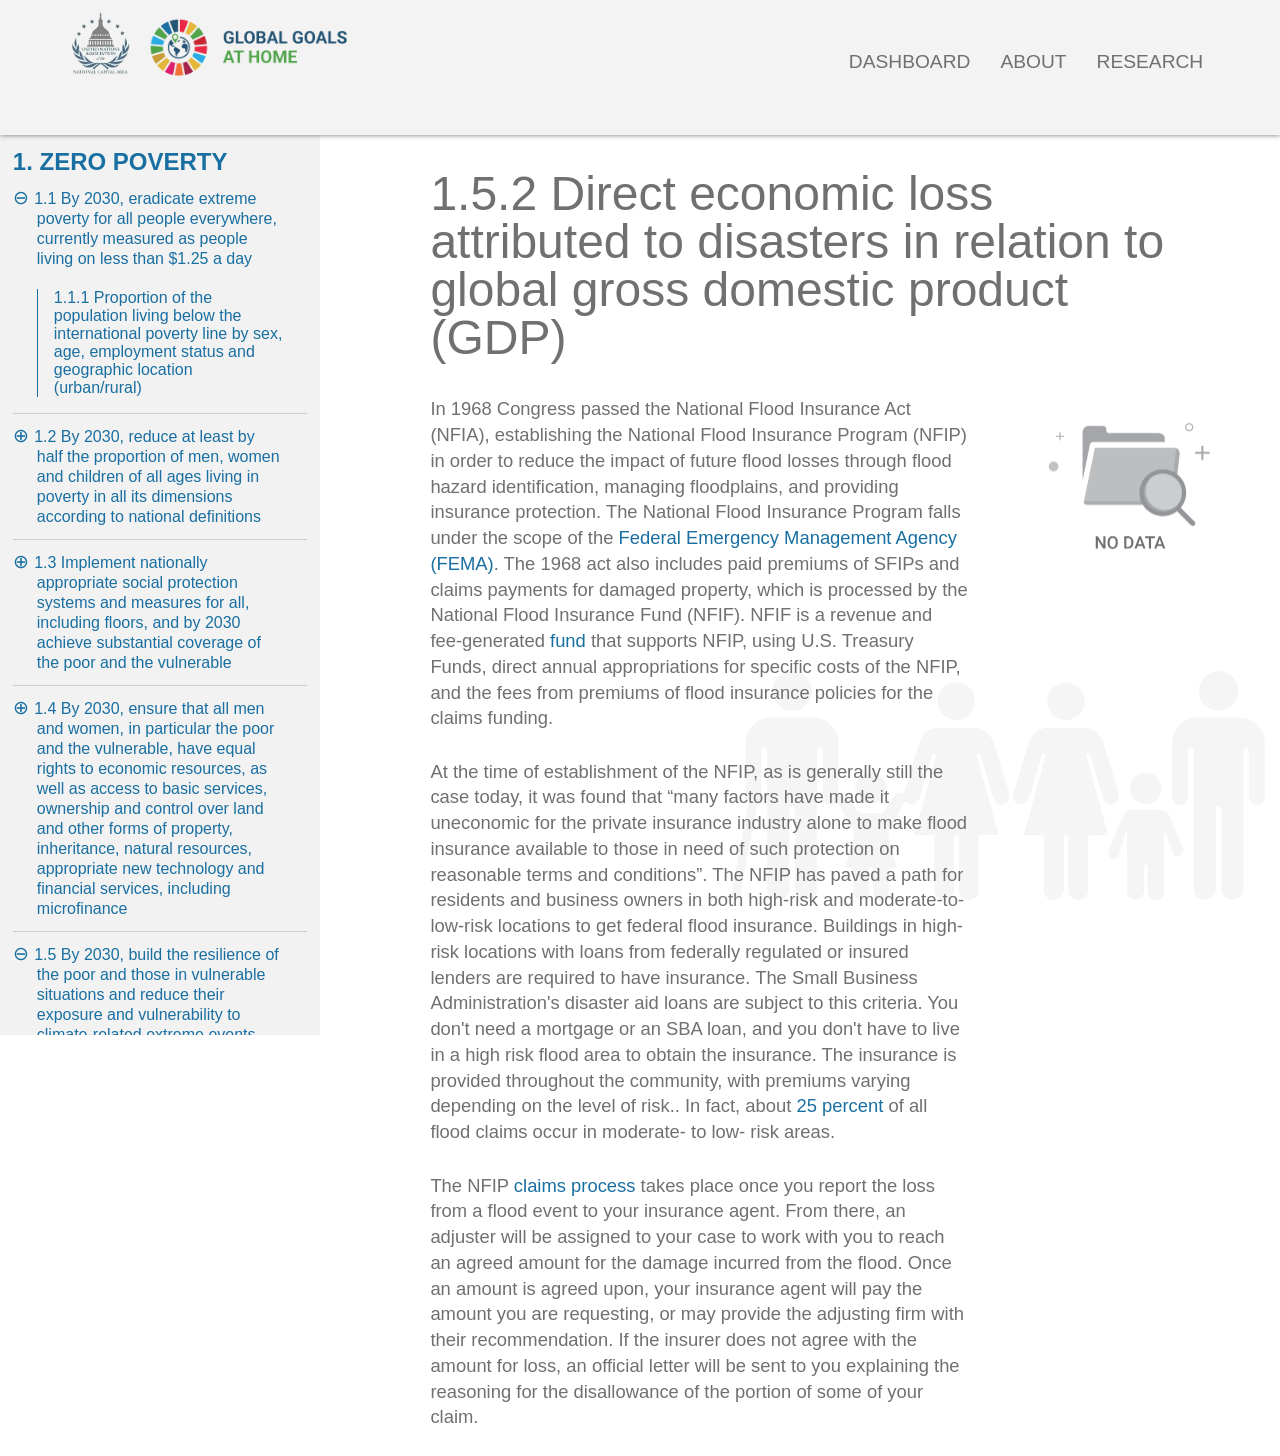
<file: goal1/1-5-2.html>
<!DOCTYPE html>
<html>
  <head>
    <meta charset="utf-8">
    <title>Goal 1 | SDG Dashboard</title>
    <link rel="stylesheet" href="../insidestyle.css">
  </head>
  <body>
    <div id="background">
      <div id="header">
        <div id="logos">
          <a href="http://www.unanca.org"><img src="../img/unanca-logo.jpg" alt="The United Nations Association Presents" id="unanca"></a>
          <a href="../index.html"><img src="../img/globaltolocallogo.png" alt="From Global to Local: Bringing the SDGs Home" id="globaltolocal"></a>
        </div>
        <div id="nav">
          <a href="../index.html">Dashboard</a>
          <a href="../about.html">About</a>
          <a href="../research.html">Research</a>
        </div>
      </div>
      <div id="goalcontent">
      <div id="goalmain">
        <h1><i>1.5.2 Direct economic loss attributed to disasters in relation to global gross domestic product (GDP) </i></h1>
      <div id="content">
      <img class="columnimg"src="../img/no-data.png" alt="no data">
      <p>In 1968 Congress passed the National Flood Insurance Act (NFIA), establishing the National Flood Insurance Program (NFIP) in order to reduce the impact of future flood losses through flood hazard identification, managing floodplains, and providing insurance protection. The National Flood Insurance Program falls under the scope of the <a href="https://www.fema.gov/openfema-data-page/fima-nfip-redacted-claims">Federal Emergency Management Agency (FEMA)</a>. The 1968 act also includes paid premiums of SFIPs and claims payments for damaged property, which is processed by the National Flood Insurance Fund (NFIF). NFIF is a revenue and fee-generated <a href="https://www.law.cornell.edu/uscode/text/42/4016">fund</a> that supports NFIP, using U.S. Treasury Funds, direct annual appropriations for specific costs of the NFIP, and the fees from premiums of flood insurance policies for the claims funding.</p>
      <p>At the time of establishment of the NFIP, as is generally still the case today, it was found that “many factors have made it uneconomic for the private insurance industry alone to make flood insurance available to those in need of such protection on reasonable terms and conditions”. The NFIP has paved a path for residents and business owners in both high-risk and moderate-to-low-risk locations to get federal flood insurance. Buildings in high-risk locations with loans from federally regulated or insured lenders are required to have insurance. The Small Business Administration's disaster aid loans are subject to this criteria. You don't need a mortgage or an SBA loan, and you don't have to live in a high risk flood area to obtain the insurance. The insurance is provided throughout the community, with premiums varying depending on the level of risk.. In fact, about <a href="https://www.benefits.gov/benefit/435">25 percent</a> of all flood claims occur in moderate- to low- risk areas.</p>
      <p>The NFIP <a href="https://www.floir.com/siteDocuments/NFIPFloodClaimProcess.pdf">claims process</a> takes place once you report the loss from a flood event to your insurance agent. From there, an adjuster will be assigned to your case to work with you to reach an agreed amount for the damage incurred from the flood. Once an amount is agreed upon, your insurance agent will pay the amount you are requesting, or may provide the adjusting firm with their recommendation. If the insurer does not agree with the amount for loss, an official letter will be sent to you explaining the reasoning for the disallowance of the portion of some of your claim.</p>
    </div>
    </div>
    <img src="../img/gray-goal-01.png" alt="" id="goalicon">

    <div id="goalnav">
    <a href="index.html" id="breadcrumb">1. Zero Poverty</a>
      <div>
      <div class="togglecontainer">
        <input id="1.1" class="toggle" type="checkbox" checked>
        <label for="1.1" class="target">1.1 By 2030, eradicate extreme poverty for all people everywhere, currently measured as people living on less than $1.25 a day</label>
        <div class="collapsible">
        <div class="indicatorlist">
          <a href="1-1-1.html"> 1.1.1 Proportion of the population living below the international poverty line by sex, age, employment status and geographic location (urban/rural)</a>
        </div>
      </div>
    </div>
    <div class="togglecontainer">
      <input id="1.2" class="toggle" type="checkbox">
      <label for="1.2" class="target">1.2 By 2030, reduce at least by half the proportion of men, women and children of all ages living in poverty in all its dimensions according to national definitions	</label>
      <div class="collapsible">
        <div class="indicatorlist">
          <a href="1-2-1.html"> 1.2.1 Percent of population living below the national poverty line, by sex and age</a>
          <a href="1-2-2.html">  1.2.2 Proportion of men, women and children of all ages living in poverty in all its dimensions according to national definitions</a>
        </div>
      </div>
    </div>
    <div class="togglecontainer">
      <input id="1.3" class="toggle" type="checkbox">
      <label for="1.3" class="target">1.3 Implement nationally appropriate social protection systems and measures for all, including floors, and by 2030 achieve substantial coverage of the poor and the vulnerable</label>
      <div class="collapsible">
        <div class="indicatorlist">
          <a href="1-3-1.html"> 1.3.1 Proportion of population covered by social protection floors/systems, by sex, distinguishing children, unemployed persons, older persons, persons with disabilities, pregnant women, newborns, work-injury victims and the poor and the vulnerable</a>
        </div>
      </div>
    </div>

    <div class="togglecontainer">
      <input id="1.4" class="toggle" type="checkbox">
      <label for="1.4" class="target">1.4 By 2030, ensure that all men and women, in particular the poor and the vulnerable, have equal rights to economic resources, as well as access to basic services, ownership and control over land and other forms of property, inheritance, natural resources, appropriate new technology and financial services, including microfinance</label>
      <div class="collapsible">
        <div class="indicatorlist">
          <a href="1-4-1.html">1.4.1 Proportion of population living in households with access to basic services</a>
          <a href="1-4-2.html">1.4.2 Proportion of total adult population with secure tenure rights to land, (a) with legally recognized documentation, and (b) who perceive their rights to land as secure, by sex and type of tenure</a>
        </div>
      </div>
    </div>

    <div class="togglecontainer">
      <input id="1.5" class="toggle" type="checkbox" checked>
      <label for="1.5" class="target">1.5 By 2030, build the resilience of the poor and those in vulnerable situations and reduce their exposure and vulnerability to climate-related extreme events and other economic, social and environmental shocks and disasters</label>
      <div class="collapsible">
        <div class="indicatorlist">
          <a href="1-5-1.html">1.5.1 Number of deaths, missing persons and directly affected persons attributed to disasters per 100,000 population</a>
          <a href="1-5-2.html">1.5.2 Direct economic loss attributed to disasters in relation to global gross domestic product (GDP)</a>
          <a href="1-5-3.html">1.5.3 Number of countries that adopt and implement national disaster risk reduction strategies in line with the Sendai Framework for Disaster Risk Reduction 2015–2030</a>
          <a href="1-5-4.html">1.5.4 Proportion of local governments that adopt and implement local disaster risk reduction strategies in line with national disaster risk reduction strategies</a>
        </div>
      </div>
    </div>

    <div class="togglecontainer">
      <input id="1.a" class="toggle" type="checkbox">
      <label for="1.a" class="target">1.a Ensure significant mobilization of resources from a variety of sources, including through enhanced development cooperation, in order to provide adequate and predictable means for developing countries, in particular least developed countries, to implement programmes and policies to end poverty in all its dimensions</label>
      <div class="collapsible">
        <div class="indicatorlist">
          <a href="1-a-1.html">1.a.1 Total official development assistance grants from all donors that focus on poverty reduction as a share of the recipient country’s gross national income</a>
          <a href="1-a-2.html">1.a.2 Proportion of total government spending on essential services (education, health and social protection)</a>
        </div>
      </div>
    </div>

    <div class="togglecontainer" id="finaltoggle">
      <input id="1.b" class="toggle" type="checkbox">
      <label for="1.b" class="target">1.b Create sound policy frameworks at the national, regional and international levels, based on pro-poor and gender-sensitive development strategies, to support accelerated investment in poverty eradication actions</label>
      <div class="collapsible">
        <div class="indicatorlist">
          <a href="/1-b-1.html">1.b.1 Pro-poor public social spending</a>
        </div>
      </div>
      <br>
      <br>
    </div>
    </div>
  </div>
  </div>
    </div>
  </body>
</html>
</file>
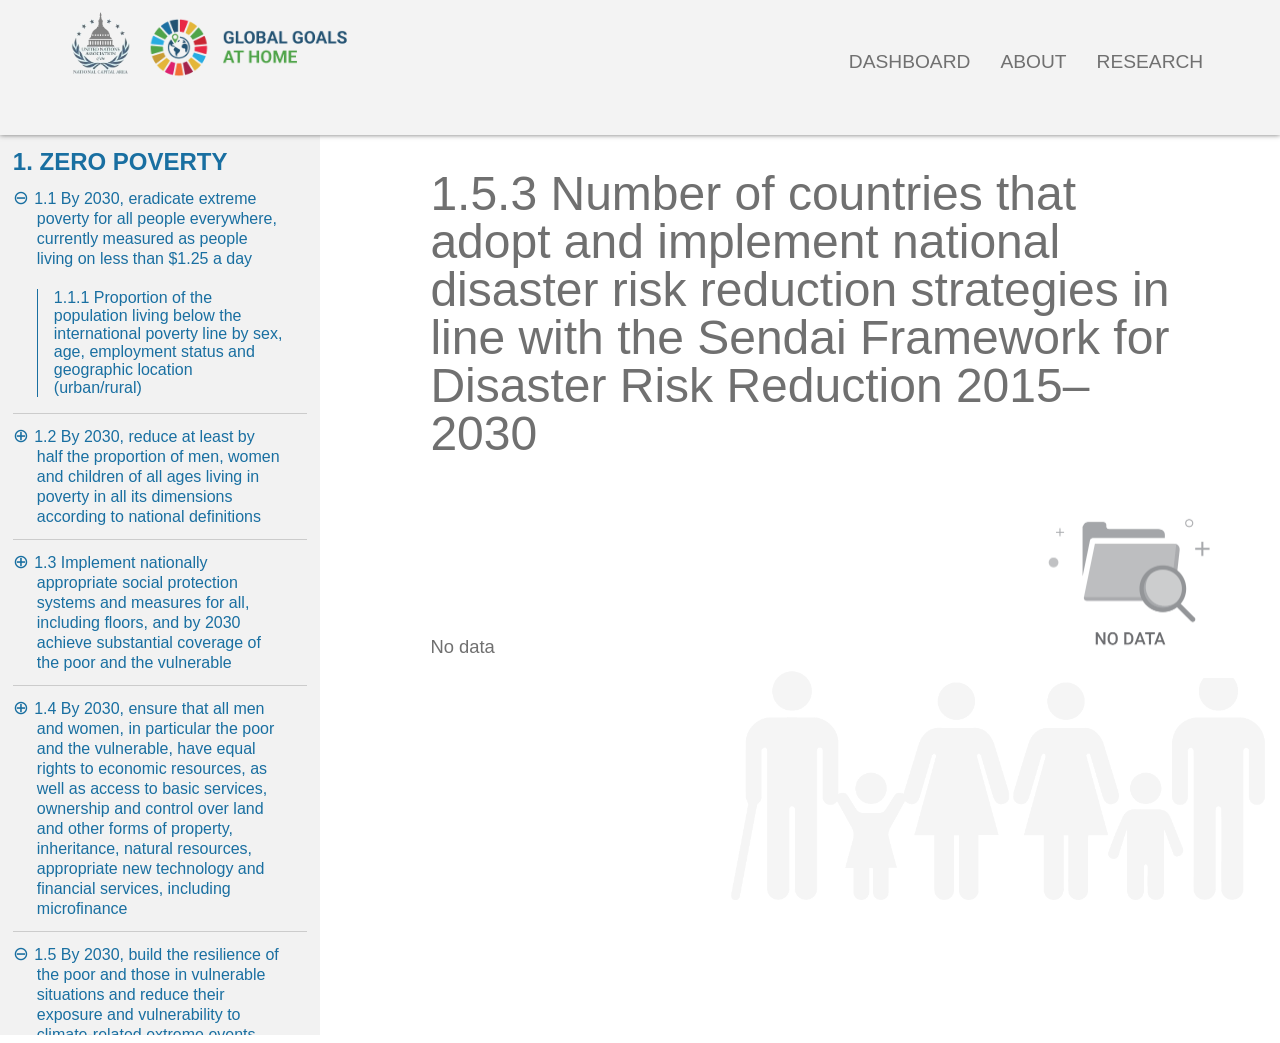
<file: goal1/1-5-3.html>
<!DOCTYPE html>
<html>
  <head>
    <meta charset="utf-8">
    <title>Goal 1 | SDG Dashboard</title>
    <link rel="stylesheet" href="../insidestyle.css">
  </head>
  <body>
    <div id="background">
      <div id="header">
        <div id="logos">
          <a href="http://www.unanca.org"><img src="../img/unanca-logo.jpg" alt="The United Nations Association Presents" id="unanca"></a>
          <a href="../index.html"><img src="../img/globaltolocallogo.png" alt="From Global to Local: Bringing the SDGs Home" id="globaltolocal"></a>
        </div>
        <div id="nav">
          <a href="../index.html">Dashboard</a>
          <a href="../about.html">About</a>
          <a href="../research.html">Research</a>
        </div>
      </div>
      <div id="goalcontent">
      <div id="goalmain">
        <h1><i>1.5.3 Number of countries that adopt and implement national disaster risk reduction strategies in line with the Sendai Framework for Disaster Risk Reduction 2015–2030</i></h1>
      <div id="content">
      <img class="columnimg"src="../img/no-data.png" alt="no data">
      <p>No data</p>
    </div>
    </div>
    <img src="../img/gray-goal-01.png" alt="" id="goalicon">

    <div id="goalnav">
    <a href="index.html" id="breadcrumb">1. Zero Poverty</a>
      <div>
      <div class="togglecontainer">
        <input id="1.1" class="toggle" type="checkbox" checked>
        <label for="1.1" class="target">1.1 By 2030, eradicate extreme poverty for all people everywhere, currently measured as people living on less than $1.25 a day</label>
        <div class="collapsible">
        <div class="indicatorlist">
          <a href="1-1-1.html"> 1.1.1 Proportion of the population living below the international poverty line by sex, age, employment status and geographic location (urban/rural)</a>
        </div>
      </div>
    </div>
    <div class="togglecontainer">
      <input id="1.2" class="toggle" type="checkbox">
      <label for="1.2" class="target">1.2 By 2030, reduce at least by half the proportion of men, women and children of all ages living in poverty in all its dimensions according to national definitions	</label>
      <div class="collapsible">
        <div class="indicatorlist">
          <a href="1-2-1.html"> 1.2.1 Percent of population living below the national poverty line, by sex and age</a>
          <a href="1-2-2.html">  1.2.2 Proportion of men, women and children of all ages living in poverty in all its dimensions according to national definitions</a>
        </div>
      </div>
    </div>
    <div class="togglecontainer">
      <input id="1.3" class="toggle" type="checkbox">
      <label for="1.3" class="target">1.3 Implement nationally appropriate social protection systems and measures for all, including floors, and by 2030 achieve substantial coverage of the poor and the vulnerable</label>
      <div class="collapsible">
        <div class="indicatorlist">
          <a href="1-3-1.html"> 1.3.1 Proportion of population covered by social protection floors/systems, by sex, distinguishing children, unemployed persons, older persons, persons with disabilities, pregnant women, newborns, work-injury victims and the poor and the vulnerable</a>
        </div>
      </div>
    </div>

    <div class="togglecontainer">
      <input id="1.4" class="toggle" type="checkbox">
      <label for="1.4" class="target">1.4 By 2030, ensure that all men and women, in particular the poor and the vulnerable, have equal rights to economic resources, as well as access to basic services, ownership and control over land and other forms of property, inheritance, natural resources, appropriate new technology and financial services, including microfinance</label>
      <div class="collapsible">
        <div class="indicatorlist">
          <a href="1-4-1.html">1.4.1 Proportion of population living in households with access to basic services</a>
          <a href="1-4-2.html">1.4.2 Proportion of total adult population with secure tenure rights to land, (a) with legally recognized documentation, and (b) who perceive their rights to land as secure, by sex and type of tenure</a>
        </div>
      </div>
    </div>

    <div class="togglecontainer">
      <input id="1.5" class="toggle" type="checkbox" checked>
      <label for="1.5" class="target">1.5 By 2030, build the resilience of the poor and those in vulnerable situations and reduce their exposure and vulnerability to climate-related extreme events and other economic, social and environmental shocks and disasters</label>
      <div class="collapsible">
        <div class="indicatorlist">
          <a href="1-5-1.html">1.5.1 Number of deaths, missing persons and directly affected persons attributed to disasters per 100,000 population</a>
          <a href="1-5-2.html">1.5.2 Direct economic loss attributed to disasters in relation to global gross domestic product (GDP)</a>
          <a href="1-5-3.html">1.5.3 Number of countries that adopt and implement national disaster risk reduction strategies in line with the Sendai Framework for Disaster Risk Reduction 2015–2030</a>
          <a href="1-5-4.html">1.5.4 Proportion of local governments that adopt and implement local disaster risk reduction strategies in line with national disaster risk reduction strategies</a>
        </div>
      </div>
    </div>

    <div class="togglecontainer">
      <input id="1.a" class="toggle" type="checkbox">
      <label for="1.a" class="target">1.a Ensure significant mobilization of resources from a variety of sources, including through enhanced development cooperation, in order to provide adequate and predictable means for developing countries, in particular least developed countries, to implement programmes and policies to end poverty in all its dimensions</label>
      <div class="collapsible">
        <div class="indicatorlist">
          <a href="1-a-1.html">1.a.1 Total official development assistance grants from all donors that focus on poverty reduction as a share of the recipient country’s gross national income</a>
          <a href="1-a-2.html">1.a.2 Proportion of total government spending on essential services (education, health and social protection)</a>
        </div>
      </div>
    </div>

    <div class="togglecontainer" id="finaltoggle">
      <input id="1.b" class="toggle" type="checkbox">
      <label for="1.b" class="target">1.b Create sound policy frameworks at the national, regional and international levels, based on pro-poor and gender-sensitive development strategies, to support accelerated investment in poverty eradication actions</label>
      <div class="collapsible">
        <div class="indicatorlist">
          <a href="/1-b-1.html">1.b.1 Pro-poor public social spending</a>
        </div>
      </div>
      <br>
      <br>
    </div>
    </div>
  </div>
  </div>
    </div>
  </body>
</html>
</file>
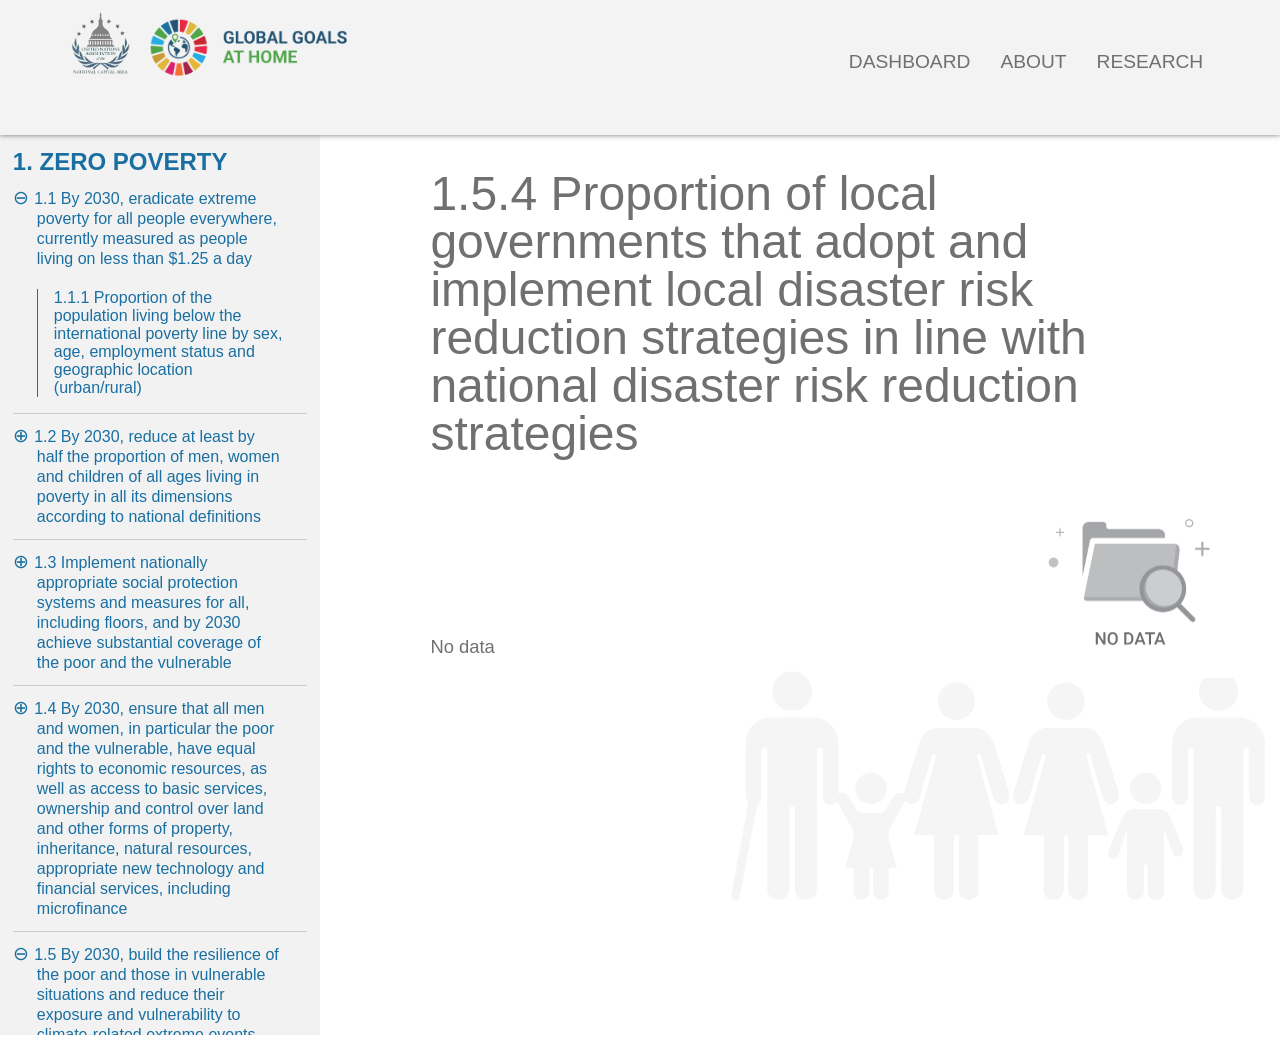
<file: goal1/1-5-4.html>
<!DOCTYPE html>
<html>
  <head>
    <meta charset="utf-8">
    <title>Goal 1 | SDG Dashboard</title>
    <link rel="stylesheet" href="../insidestyle.css">
  </head>
  <body>
    <div id="background">
      <div id="header">
        <div id="logos">
          <a href="http://www.unanca.org"><img src="../img/unanca-logo.jpg" alt="The United Nations Association Presents" id="unanca"></a>
          <a href="../index.html"><img src="../img/globaltolocallogo.png" alt="From Global to Local: Bringing the SDGs Home" id="globaltolocal"></a>
        </div>
        <div id="nav">
          <a href="../index.html">Dashboard</a>
          <a href="../about.html">About</a>
          <a href="../research.html">Research</a>
        </div>
      </div>
      <div id="goalcontent">
      <div id="goalmain">
        <h1><i>1.5.4 Proportion of local governments that adopt and implement local disaster risk reduction strategies in line with national disaster risk reduction strategies</i></h1>
      <div id="content">
      <img class="columnimg"src="../img/no-data.png" alt="no data">
      <p>No data</p>
    </div>
    </div>
    <img src="../img/gray-goal-01.png" alt="" id="goalicon">

    <div id="goalnav">
    <a href="index.html" id="breadcrumb">1. Zero Poverty</a>
      <div>
      <div class="togglecontainer">
        <input id="1.1" class="toggle" type="checkbox" checked>
        <label for="1.1" class="target">1.1 By 2030, eradicate extreme poverty for all people everywhere, currently measured as people living on less than $1.25 a day</label>
        <div class="collapsible">
        <div class="indicatorlist">
          <a href="1-1-1.html"> 1.1.1 Proportion of the population living below the international poverty line by sex, age, employment status and geographic location (urban/rural)</a>
        </div>
      </div>
    </div>
    <div class="togglecontainer">
      <input id="1.2" class="toggle" type="checkbox">
      <label for="1.2" class="target">1.2 By 2030, reduce at least by half the proportion of men, women and children of all ages living in poverty in all its dimensions according to national definitions	</label>
      <div class="collapsible">
        <div class="indicatorlist">
          <a href="1-2-1.html"> 1.2.1 Percent of population living below the national poverty line, by sex and age</a>
          <a href="1-2-2.html">  1.2.2 Proportion of men, women and children of all ages living in poverty in all its dimensions according to national definitions</a>
        </div>
      </div>
    </div>
    <div class="togglecontainer">
      <input id="1.3" class="toggle" type="checkbox">
      <label for="1.3" class="target">1.3 Implement nationally appropriate social protection systems and measures for all, including floors, and by 2030 achieve substantial coverage of the poor and the vulnerable</label>
      <div class="collapsible">
        <div class="indicatorlist">
          <a href="1-3-1.html"> 1.3.1 Proportion of population covered by social protection floors/systems, by sex, distinguishing children, unemployed persons, older persons, persons with disabilities, pregnant women, newborns, work-injury victims and the poor and the vulnerable</a>
        </div>
      </div>
    </div>

    <div class="togglecontainer">
      <input id="1.4" class="toggle" type="checkbox">
      <label for="1.4" class="target">1.4 By 2030, ensure that all men and women, in particular the poor and the vulnerable, have equal rights to economic resources, as well as access to basic services, ownership and control over land and other forms of property, inheritance, natural resources, appropriate new technology and financial services, including microfinance</label>
      <div class="collapsible">
        <div class="indicatorlist">
          <a href="1-4-1.html">1.4.1 Proportion of population living in households with access to basic services</a>
          <a href="1-4-2.html">1.4.2 Proportion of total adult population with secure tenure rights to land, (a) with legally recognized documentation, and (b) who perceive their rights to land as secure, by sex and type of tenure</a>
        </div>
      </div>
    </div>

    <div class="togglecontainer">
      <input id="1.5" class="toggle" type="checkbox" checked>
      <label for="1.5" class="target">1.5 By 2030, build the resilience of the poor and those in vulnerable situations and reduce their exposure and vulnerability to climate-related extreme events and other economic, social and environmental shocks and disasters</label>
      <div class="collapsible">
        <div class="indicatorlist">
          <a href="1-5-1.html">1.5.1 Number of deaths, missing persons and directly affected persons attributed to disasters per 100,000 population</a>
          <a href="1-5-2.html">1.5.2 Direct economic loss attributed to disasters in relation to global gross domestic product (GDP)</a>
          <a href="1-5-3.html">1.5.3 Number of countries that adopt and implement national disaster risk reduction strategies in line with the Sendai Framework for Disaster Risk Reduction 2015–2030</a>
          <a href="1-5-4.html">1.5.4 Proportion of local governments that adopt and implement local disaster risk reduction strategies in line with national disaster risk reduction strategies</a>
        </div>
      </div>
    </div>

    <div class="togglecontainer">
      <input id="1.a" class="toggle" type="checkbox">
      <label for="1.a" class="target">1.a Ensure significant mobilization of resources from a variety of sources, including through enhanced development cooperation, in order to provide adequate and predictable means for developing countries, in particular least developed countries, to implement programmes and policies to end poverty in all its dimensions</label>
      <div class="collapsible">
        <div class="indicatorlist">
          <a href="1-a-1.html">1.a.1 Total official development assistance grants from all donors that focus on poverty reduction as a share of the recipient country’s gross national income</a>
          <a href="1-a-2.html">1.a.2 Proportion of total government spending on essential services (education, health and social protection)</a>
        </div>
      </div>
    </div>

    <div class="togglecontainer" id="finaltoggle">
      <input id="1.b" class="toggle" type="checkbox">
      <label for="1.b" class="target">1.b Create sound policy frameworks at the national, regional and international levels, based on pro-poor and gender-sensitive development strategies, to support accelerated investment in poverty eradication actions</label>
      <div class="collapsible">
        <div class="indicatorlist">
          <a href="/1-b-1.html">1.b.1 Pro-poor public social spending</a>
        </div>
      </div>
      <br>
      <br>
    </div>
    </div>
  </div>
  </div>
    </div>
  </body>
</html>
</file>
<file: insidestyle.css>
*{
  box-sizing: border-box;
}
  body{
  background-color: white;
  background-size: contain;
  font-family: 'Roboto', Helvetica, Arial, sans-serif;
  max-width: 100vw;
  overflow-x: hidden;
}
#goalicon{
  z-index: -1;
  position: fixed;
  bottom: 0;
  right: -3%;
  width: 50vw;
  opacity: .4;
}
.embed-container{
  z-index: 2;
  position: relative;
}
a{
  text-decoration: none;
  color:#196FA1;
}
#background{
  margin: 0;
}
#header{
  margin: 0;
  padding: 0 5vw 0 5vw;
  display: flex;
  flex-direction: row;
  justify-content: space-between;
  background-color: #F3F3F3;
  box-shadow: 0 0 5px #707070;
  height: 15vh;
  z-index: 10;
  position: fixed;
  top:0;
  left: 0;
  right: 0;
}
#logos{
  display: flex;
  flex-direction: row;
  justify-content: flex-start;
}
#header img{
  display: inline;
}
#globaltolocal{
  margin-left: -1vw;
  margin-top: -.5vw;
  height: 8vw;
}
#unanca{
  mix-blend-mode: darken;
  width: 5.7vw;
  height: 5.7vw;
  margin-top: .7vw;
}
#nav{
  width: 100%;
  margin-top: 4vw;
  text-align: right;
}
#nav a{
  margin: 1vw;
  font-size: 1.2rem;
  text-transform: uppercase;
  text-decoration: none;
  color: #707070;
}
p, ul{
  font-size: 1.15rem;
  color: #707070;
  line-height: 1.4em;
  margin-top: .5em;
}
h1{
  font-size: 3rem;
  color: #707070;
  font-weight: 300;
  line-height: 1em;
  margin: 2vw 8vw 2vw 8vw;
}
h1 strong{
  text-transform: uppercase;
}
h1 i{
  font-weight: 400;
  font-style: normal;
}
h2{
  font-size: 1.8rem;
  text-transform:uppercase;
  color: #707070;
  position: relative;
  margin-bottom: .5em;
}

h3{
  font-size: 1.2rem;
  font-style: italic;
  color:#707070;
  line-height: 1.05em;
  margin-top: 0.5em;
  margin-bottom: 0;
  font-weight: 500;
}

/*goal colors*/
.goal1{
  background-color: #e5243b;
}
.goal2{
  background-color: #cc9935;
}
.goal3{
  background-color: #4c9F38;
}
.goal4{
  background-color: #C5192D;
}
.goal5{
  background-color: #FF3A21;
}
.goal6{
  /*background-color: #26BDE2;*/
  background-color: #23abcc;
}
.goal7{
/*  background-color: #FCC30B;*/
  background-color: #ccab08;
}
.goal8{
  background-color: #A21942;
}
.goal9{
  background-color: #FD6925;
}
.goal10{
  background-color: #DD1367;
}
.goal11{
  /*background-color: #FD9D24;*/
  background-color: #d9851e;
}
.goal12{
/*  background-color: #BF8B2E;*/
  background-color: #b3812b;
}
.goal13{
  background-color: #3F7E44;
}
.goal14{
  background-color: #0A97D9;
}
.goal15{
  /*background-color: #56C02B;*/
  background-color: #4fb327;
}
.goal16{
  background-color: #00689D;
}
.goal17{
  background-color: #19486A;
}


#goalnav{
  max-height: 100vh;
  position: fixed;
  left:0;
  top: 0;
  width: 25vw;
  overflow-y: scroll;
  margin-top: 15vh;
  padding: 1vw;
  background-color: #F2F2F2;
}
#goalmain{
  margin-top: 15vh;
  padding-top: 1vh;
  margin-left: 25vw;
  position: static;
  min-height: 100vh;
  z-index: 3;
}
#quickfacts{
  width: 61.6vw;
  display: grid;
  grid-template-columns: 20vw 20vw 20vw;
  grid-gap: .8vw;
  margin: .4vw 8vw 2vw 8vw;
}
.fact{
  width: 20vw;
  height: 20vw;
  display: FLEX;
  flex-direction: row;
  justify-content: center;
}
.fact p{
  color: white;
  font-size:1.2rem;
  margin: 1vw;
}
.body{
  grid-column: 1/2;
  width: 45vw;
}
/*.text{
align-self: flex-start;
}*/
.number span{
  font-size: 5rem;
  display: block;
  line-height: .5em;
}
.number, .text{
  text-align: center;
  font-size:1.5rem;
  align-self: center;
}
#content{
  margin-left: 8vw;
  display: grid;
  grid-template-columns: 42vw 20vw;
  grid-column-gap: 3vw;
}
.columnimg{
  width: 20vw;
  grid-column: 2/3;
  grid-row: span 2;
}
.graph{
  background-color: white;
  padding: 15px 75px;
  width: 42vw;
  max-width: 42vw;
  margin: 1vw 0;
}
.leadimg{
  width: 75vw;
  padding-left: 2vw;
  grid-column: 1/3;
}
#no-data{
  width: 20vw;
}
#content p, #content h2, #content ul, #content h3, #content .togglecontainer, #content iframe, blockquote{
  grid-column: 1/2;
}
.togglecontainer img{
  width: 45vw;
}
#content .togglecontainer{
  background-color: white;
}
#content label{
  background-color: white;
  padding-left: 1vw;
}
iframe{
  width: 45vw;
  grid-column: 1/2;
  margin: 1vw 0;
  height: 45vw;
}
/*state toggle*/
.state{
  font-size: 1rem;
  text-indent: -1.5rem;
  font-weight: 400;
  color: #196FA1;
  line-height: 1.25em;
  padding: .75rem 0;
  text-align: center;
  grid-row: 1/2;
}
.attribution{
  margin-left: 10rem;
  grid-column: 1/2;
  font-size: 1.15rem;
}
blockquote{
  margin-left: 0;
  font-size: 1.3rem;
  text-indent: -.25rem;
  font-style: italic;
  color: #707070;
}
.statecontainer{
  grid-column: 1/2;
  background-color: white;
  display: grid;
  grid-template-columns: 1fr 1fr 1fr 4fr;
}
#finaltoggle{
  border-bottom: none;
  padding-bottom: 5vw;
}

.statetoggle{
position: fixed;
left: -200px;
}

.statecollapsible{
  max-height: 0;
  overflow: hidden;
  opacity:0;
  transition: opacity .5s;
  grid-column: 1/5;
  grid-row: 2/3;
}
.statetoggle:checked + .state + .statecollapsible{
  max-height: 100vh;
  transition: opacity .5s;
  opacity: 100%;
}
.statetoggle:checked + .state{
  font-weight: bold;
}
/*.dc:after{
  content: "";
  background-image: url('img/dc.png');
  display: inline-block;
  margin-left: .25rem;
  width: 1.2rem;
  height: 1.2rem;
  background-size: contain;
}
.md:after{
  content: "";
  background-image: url('img/md.png');
  display: inline-block;
  margin-left: .25rem;
  width: 1.7rem;
  height: 1.2rem;
  background-size: contain;
}
.va:after{
  content: "";
  background-image: url('img/va.png');
  display: inline-block;
  margin-left: .25rem;
  width: 1.7rem;
  height: 1.2rem;
  background-size: contain;
  background-repeat: no-repeat;
}

/*target/indicator toggle*/
.dc:before{
  content: "";
  background-image: url('img/dc-line.png');
  margin-left: .25rem;
  width: 5vw;
  height: 5vw;
  display: block;
  margin: 1rem;
  background-size: contain;
}
.statetoggle:checked + .dc:before{
  background-image: url('img/dc-fill.png');
}
.md:before{
  content: "";
  background-image: url('img/md-line.png');
  margin-left: .25rem;
  width: 5vw;
  height: 5vw;
  display: block;
  margin: 1rem;
  background-size: contain;
}
.statetoggle:checked + .md:before{
  background-image: url('img/md-fill.png');
}
.va:before{
  content: "";
  background-image: url('img/va-line.png');
  margin-left: .25rem;
  width: 5vw;
  height: 5vw;
  display: block;
  margin: 1rem;
  background-size: contain;
}
.statetoggle:checked + .va:before{
  background-image: url('img/va-fill.png');
}
.target{
  font-size: 1rem;
  text-indent: -1.5rem;
  font-weight: 500;
  color: #196FA1;
  line-height: 1.25em;
  display: block;
  padding: .75rem 0;
  margin: 0 1.5rem;
}
.togglecontainer{
  border-bottom: 1px solid #cccccc;
}
#finaltoggle{
  border-bottom: none;
  padding-bottom: 5vw;
}
.target:before{
  content: "⊕ ";
  font-weight: 400;
  font-size: 1.2rem;
  transition-duration: .05s;
}
.toggle:checked + .target:before{
  content: "⊖ ";
  font-weight: 400;
  transition-duration: .05s;
}
.toggle{
position: fixed;
left: -200px;
}
.collapsible{
  max-height: 0;
  overflow: hidden;
  transition-duration:.25s;
  transition-delay: .25s;
}
.indicatorlist{
  margin: -.5rem 1.5rem 1rem 1.5rem;
  padding-left: 1rem;
  border-left: 1px solid #196FA1;
}
.indicatorlist a{
  display: block;
  margin-top: 1rem;
  color: #196FA1;
  text-decoration: none;
}
.toggle:checked + .target + .collapsible{
  max-height: 100vh;
  transition-duration: .25s;
}
.toggle:checked + .target{
  margin-bottom: 0;
  transition-duration: .25s;
}
#breadcrumb{
  font-size: 1.5rem;
  text-transform: uppercase;
  font-weight: bold;
}
#proxyindicators a{
  display: block;
  font-size: 1.3rem;
  margin-top: 1vw;
  color: #196FA1;
  text-decoration: none;
  font-weight: 500;
}
#proxyindicators div{
  margin: 0 0 1vw 0;
  padding-left: 1vw;
  border-left: 1px solid #196FA1;
}
@media (max-width:899px){
  body{
    max-height: none;
  }
  #background{
    max-height: none;
  }
  #goalcontent{
    max-height: none;
    position: static;
    display: block;
  }
  #goalnav{
    position: static;
    width: 100vw;
    max-width: 100vw;
    padding: 5vw;
    max-height: none;
  }
  #goalmain{
    position: static;
    width: 100vw;
    margin-left: 0;
    top: 15vh;
    max-height: none;
  }
  #content{
    display: block;
    width: 80vw;
  }
  .columnimg{
    width: 80vw;
  }
  .leadimg{
    width: 80vw;
  }

  #quickfacts{
    width: 80vw;
    grid-template-columns: 26vw 26vw 26vw;
    grid-gap: 1vw;
  }
  .fact{
    height: 26vw;
    width: 26vw;
    overflow-y: scroll;
    overflow-x: hidden;
  }
  .fact p{
    font-size: 1rem;
    margin: 2vw;
  }
  .number span{
    font-size: 3rem;
  }
  #header{
    display: block;
  }
  #nav{
    width: 90vw;
    margin: 0;
    text-align: center;

  }
  #nav a{
    font-size: .8rem;
  }
  #logos{
    width: 90vw;
    height: 10vh;
    justify-content:center;
  }
  #unanca{
    width: 8vh;
    height: 8vh;
    margin-top: .8vh;
  }
  #globaltolocal{
    height: 10vh;
  }
  h1{
    max-width: 80vw;
    font-size: 2.4rem;
  }
}
</file>
